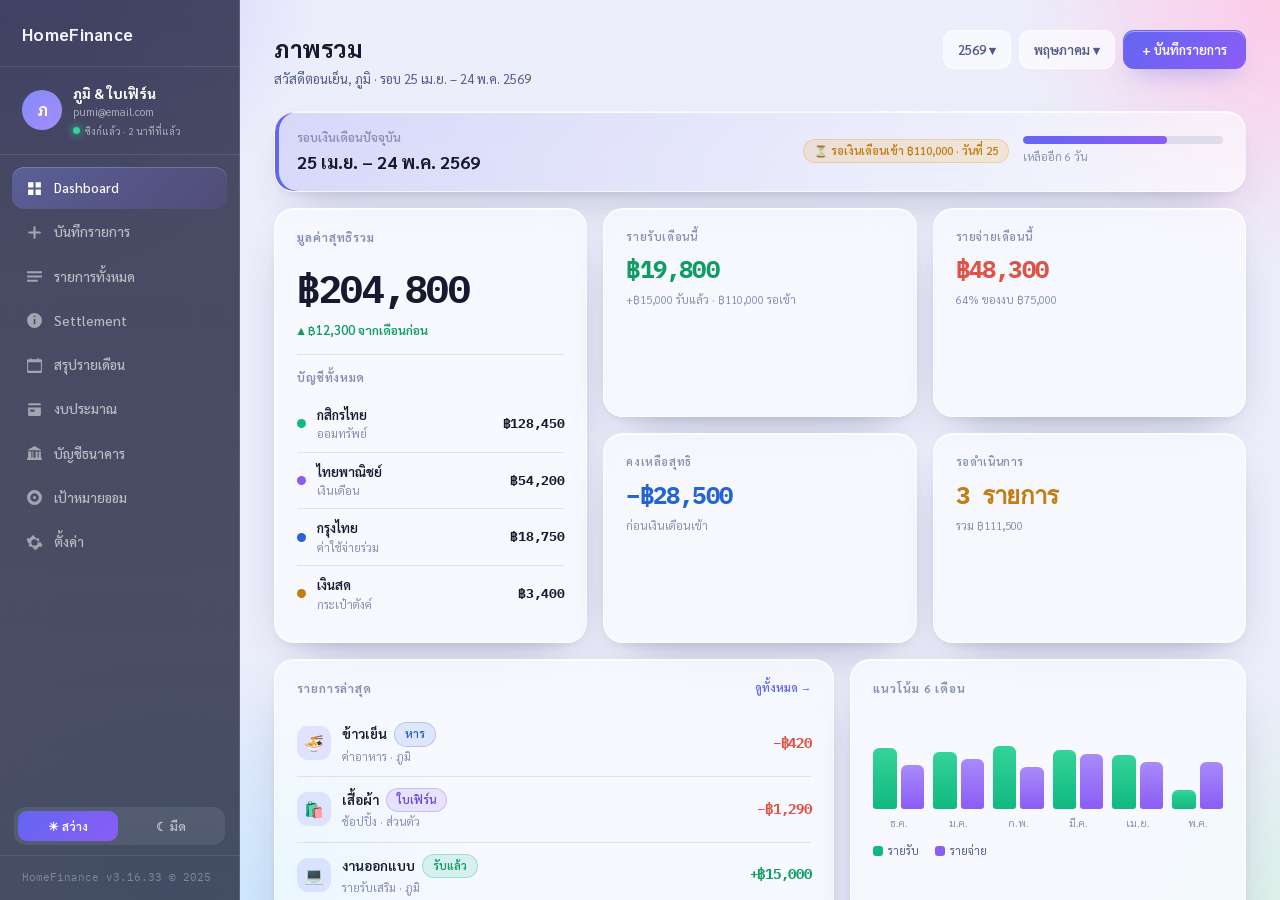
<file: redesign/index.html>
<!DOCTYPE html>
<html lang="th">
<head>
<meta charset="UTF-8">
<meta name="viewport" content="width=device-width, initial-scale=1.0">
<title>HomeFinance · Desktop (Bento · Liquid Glass)</title>
<link rel="preconnect" href="https://fonts.googleapis.com">
<link rel="preconnect" href="https://fonts.gstatic.com" crossorigin>
<link href="https://fonts.googleapis.com/css2?family=Sarabun:wght@300;400;500;600;700&family=IBM+Plex+Mono:wght@400;500;600&display=swap" rel="stylesheet">
<link rel="stylesheet" href="glass.css">
<style>
  html,body{margin:0;padding:0;height:100%;font-family:'Sarabun',sans-serif;background:#0a0d1f;}
  #app{height:100vh;}
  .hf-page{display:none;}
  .hf-page.active{display:flex;flex:1;min-width:0;}
</style>
</head>
<body>
<div id="app"></div>

<script>
/* ══════════ HomeFinance Desktop — vanilla (no build step) ══════════ */
const ICONS = {
  dash:'<path d="M2 2h5v5H2V2zm7 0h5v5H9V2zM2 9h5v5H2V9zm7 0h5v5H9V9z"/>',
  add:'<path d="M8 2a1 1 0 011 1v4h4a1 1 0 010 2H9v4a1 1 0 01-2 0V9H3a1 1 0 010-2h4V3a1 1 0 011-1z"/>',
  list:'<path d="M1 3h14v2H1V3zm0 4h14v2H1V7zm0 4h10v2H1v-2z"/>',
  settle:'<path d="M8 1a7 7 0 100 14A7 7 0 008 1zm.75 10.5h-1.5v-5h1.5v5zm0-6.5h-1.5V3.5h1.5V5z"/>',
  month:'<path d="M4 1v1H2a1 1 0 00-1 1v11a1 1 0 001 1h12a1 1 0 001-1V3a1 1 0 00-1-1h-2V1h-1v1H5V1H4zm10 4v8H2V5h12z"/>',
  budget:'<path d="M2 3a1 1 0 011-1h10a1 1 0 011 1v1H2V3zm0 3h12v7a1 1 0 01-1 1H3a1 1 0 01-1-1V6zm2 2v2h4V8H4z"/>',
  bank:'<path d="M8 1L1 5h14L8 1zM2 6v6H1v2h14v-2h-1V6h-2v6h-1V6H9v6H7V6H6v6H5V6H2z"/>',
  goal:'<path d="M8 1a7 7 0 100 14A7 7 0 008 1zm0 3a4 4 0 110 8 4 4 0 010-8zm0 2.5a1.5 1.5 0 100 3 1.5 1.5 0 000-3z"/>',
  gear:'<path d="M8 5a3 3 0 100 6 3 3 0 000-6zm6.4 3a6.4 6.4 0 01-.1 1.1l1.3 1-1.3 2.2-1.5-.5a5 5 0 01-1.9 1.1l-.2 1.6H7.3l-.2-1.6a5 5 0 01-1.9-1.1l-1.5.5-1.3-2.2 1.3-1A6.4 6.4 0 011.6 8c0-.4 0-.7.1-1.1l-1.3-1 1.3-2.2 1.5.5a5 5 0 011.9-1.1l.2-1.6h2.6l.2 1.6a5 5 0 011.9 1.1l1.5-.5 1.3 2.2-1.3 1c.1.4.1.7.1 1.1z"/>',
};
const NAV = [['dash','Dashboard'],['add','บันทึกรายการ'],['list','รายการทั้งหมด'],['settle','Settlement'],['month','สรุปรายเดือน'],['budget','งบประมาณ'],['bank','บัญชีธนาคาร'],['goal','เป้าหมายออม'],['gear','ตั้งค่า']];

const TX = [
  ['🍜','ข้าวเย็น','ค่าอาหาร · ภูมิ','split','หาร','−฿420','r'],
  ['🛍️','เสื้อผ้า','ช้อปปิ้ง · ส่วนตัว','personal','ใบเฟิร์น','−฿1,290','r'],
  ['💻','งานออกแบบ','รายรับเสริม · ภูมิ','received','รับแล้ว','+฿15,000','g'],
  ['💡','ค่าไฟฟ้า','ค่าน้ำค่าไฟ · ร่วม','split','หาร','−฿1,840','r'],
  ['🛒','ซูเปอร์มาร์เก็ต','ค่าอาหาร · ร่วม','split','หาร','−฿2,340','r'],
];
const ACCT = [['#10b981','กสิกรไทย','ออมทรัพย์','฿128,450'],['#8b5cf6','ไทยพาณิชย์','เงินเดือน','฿54,200'],['#2563d6','กรุงไทย','ค่าใช้จ่ายร่วม','฿18,750'],['#c47d11','เงินสด','กระเป๋าตังค์','฿3,400']];
const BUDGET = [['ค่าอาหาร',8400,12000],['ค่าเดินทาง',3200,4000],['ช้อปปิ้ง',5600,5000],['ค่าน้ำค่าไฟ',3800,4500]];
const GOALS = [['กองทุนฉุกเฉิน',180000,200000,'#10b981'],['ทริปญี่ปุ่น',78000,120000,'#8b5cf6'],['ดาวน์บ้าน',62500,500000,'#2563d6']];
const MONTHS = [['ธ.ค.',62,45],['ม.ค.',58,51],['ก.พ.',64,43],['มี.ค.',60,56],['เม.ย.',55,48],['พ.ค.',20,48]];
const fmt = n => n.toLocaleString();
const badge = (t,l) => `<span class="hf-badge hf-b-${t}">${l}</span>`;

/* ── page renderers (return HTML for the <main>) ── */
function head(title, sub, right){
  return `<div class="hf-head"><div><div class="hf-title">${title}</div>${sub?`<div class="hf-sub">${sub}</div>`:''}</div>${right?`<div class="hf-period-pills">${right}</div>`:''}</div>`;
}
function bars(h){
  return `<div class="hf-bars"${h?` style="height:${h}px"`:''}>`+MONTHS.map(m=>`<div class="hf-bar-col"><div style="display:flex;gap:4px;align-items:flex-end;width:100%;height:100%"><div class="hf-bar hf-bar-in" style="height:${m[1]}%"></div><div class="hf-bar hf-bar-out" style="height:${m[2]}%"></div></div><div class="hf-bar-lbl">${m[0]}</div></div>`).join('')+`</div>`;
}

function pageDash(){
  const cycle = `<div class="hf-cycle" style="grid-column:span 12"><div style="flex:1;min-width:200px"><div style="font-size:12px;color:var(--hf-ink3);font-weight:600">รอบเงินเดือนปัจจุบัน</div><div style="font-size:18px;font-weight:700;margin-top:2px">25 เม.ย. – 24 พ.ค. 2569</div></div><div style="display:flex;align-items:center;gap:14px"><span class="hf-badge hf-b-pending">⏳ รอเงินเดือนเข้า ฿110,000 · วันที่ 25</span><div style="width:200px"><div class="hf-prog"><div class="hf-prog-fill" style="width:72%"></div></div><div style="font-size:11px;color:var(--hf-ink3);margin-top:5px">เหลืออีก 6 วัน</div></div></div></div>`;
  const networth = `<div class="hf-card" style="grid-column:span 4;grid-row:span 2;display:flex;flex-direction:column"><div class="hf-card-title">มูลค่าสุทธิรวม</div><div class="hf-mono" style="font-size:38px;font-weight:700;letter-spacing:-1.5px">฿204,800</div><div style="font-size:12.5px;color:var(--hf-green);font-weight:600;margin-top:4px">▲ ฿12,300 จากเดือนก่อน</div><hr class="hf-divider"><div style="font-size:11.5px;color:var(--hf-ink3);font-weight:700;text-transform:uppercase;letter-spacing:.6px;margin-bottom:10px">บัญชีทั้งหมด</div><div style="flex:1">`+ACCT.map(a=>`<div class="hf-row" style="padding:9px 0"><div style="width:9px;height:9px;border-radius:50%;background:${a[0]};flex-shrink:0"></div><div class="hf-row-main"><div class="hf-row-name" style="font-size:13px">${a[1]}</div><div class="hf-row-meta">${a[2]}</div></div><div class="hf-row-amt hf-mono" style="font-size:13px">${a[3]}</div></div>`).join('')+`</div></div>`;
  const metrics = [['รายรับเดือนนี้','฿19,800','g','+฿15,000 รับแล้ว · ฿110,000 รอเข้า'],['รายจ่ายเดือนนี้','฿48,300','r','64% ของงบ ฿75,000'],['คงเหลือสุทธิ','−฿28,500','b','ก่อนเงินเดือนเข้า'],['รอดำเนินการ','3 รายการ','a','รวม ฿111,500']].map(m=>`<div class="hf-card" style="grid-column:span 4"><div class="hf-metric-label">${m[0]}</div><div class="hf-metric-val ${m[2]}">${m[1]}</div><div class="hf-metric-sub">${m[3]}</div></div>`).join('');
  const recent = `<div class="hf-card" style="grid-column:span 7"><div class="hf-card-title">รายการล่าสุด <span class="hf-link" data-nav="list">ดูทั้งหมด →</span></div>`+TX.map(t=>`<div class="hf-row"><div class="hf-row-ic">${t[0]}</div><div class="hf-row-main"><div class="hf-row-name">${t[1]} ${badge(t[3],t[4])}</div><div class="hf-row-meta">${t[2]}</div></div><div class="hf-row-amt ${t[6]}">${t[5]}</div></div>`).join('')+`</div>`;
  const trend = `<div class="hf-card" style="grid-column:span 5"><div class="hf-card-title">แนวโน้ม 6 เดือน</div>${bars()}<div style="display:flex;gap:16px;margin-top:12px;font-size:11px;color:var(--hf-ink2)"><span style="display:flex;align-items:center;gap:5px"><i style="width:10px;height:10px;border-radius:3px;background:#10b981"></i>รายรับ</span><span style="display:flex;align-items:center;gap:5px"><i style="width:10px;height:10px;border-radius:3px;background:#8b5cf6"></i>รายจ่าย</span></div></div>`;
  const budget = `<div class="hf-card" style="grid-column:span 5"><div class="hf-card-title">งบประมาณเดือนนี้ <span class="hf-link" data-nav="budget">จัดการ →</span></div>`+BUDGET.map(b=>{const p=Math.round(b[1]/b[2]*100),c=p>100?'over':p>85?'warn':'';return `<div style="margin-bottom:13px"><div style="display:flex;justify-content:space-between;font-size:12.5px;margin-bottom:5px"><span style="font-weight:600">${b[0]}</span><span class="hf-mono" style="color:${c==='over'?'var(--hf-red)':'var(--hf-ink2)'}">฿${fmt(b[1])} / ${fmt(b[2])}</span></div><div class="hf-prog"><div class="hf-prog-fill ${c}" style="width:${Math.min(p,100)}%"></div></div></div>`;}).join('')+`</div>`;
  const settle = `<div class="hf-card" style="grid-column:span 3;background:linear-gradient(135deg, rgba(245,158,11,.16), var(--hf-g-card))"><div class="hf-card-title">ยอดหารร่วม</div><div style="font-size:12.5px;color:var(--hf-ink2)">ภูมิ ต้องโอนให้ ใบเฟิร์น</div><div class="hf-mono a" style="font-size:28px;font-weight:700;letter-spacing:-1px;margin:6px 0 12px">฿2,180</div><button class="hf-btn hf-btn-primary" style="width:100%;justify-content:center" data-nav="settle">ชำระแล้ว</button></div>`;
  const savings = `<div class="hf-card" style="grid-column:span 4"><div class="hf-card-title">เป้าหมายออม · ฿320,500 <span class="hf-link" data-nav="goal">ดู →</span></div>`+GOALS.map(g=>{const p=Math.round(g[1]/g[2]*100);return `<div class="hf-row" style="padding:10px 0"><div class="hf-donut" style="width:42px;height:42px;flex-shrink:0;background:conic-gradient(${g[3]} ${p*3.6}deg, rgba(92,104,158,.16) 0);display:flex;align-items:center;justify-content:center"><div style="width:30px;height:30px;border-radius:50%;background:var(--hf-g-strong);display:flex;align-items:center;justify-content:center;font-weight:700;font-size:10px" class="hf-mono">${p}%</div></div><div class="hf-row-main"><div class="hf-row-name" style="font-size:13px">${g[0]}</div><div class="hf-row-meta hf-mono">฿${fmt(g[1])} / ${fmt(g[2])}</div></div></div>`;}).join('')+`</div>`;
  return `<main class="hf-main scroll">${head('ภาพรวม','สวัสดีตอนเย็น, ภูมิ · รอบ 25 เม.ย. – 24 พ.ค. 2569','<div class="hf-pill-select">2569 ▾</div><div class="hf-pill-select">พฤษภาคม ▾</div><button class="hf-btn hf-btn-primary" data-nav="add">+ บันทึกรายการ</button>')}<div style="display:grid;grid-template-columns:repeat(12,1fr);gap:16px;grid-auto-rows:minmax(0,auto)">${cycle}${networth}${metrics}${recent}${trend}${budget}${settle}${savings}</div></main>`;
}

function pageAdd(){
  const fav = ['🍜 ค่าอาหาร','💡 ค่าน้ำค่าไฟ','🛒 ซูเปอร์','⛽ น้ำมัน','☕ กาแฟ','🏠 ค่าเช่า'].map(c=>`<span style="padding:7px 13px;border-radius:20px;background:var(--hf-g-card);border:1px solid var(--hf-g-brd);font-size:12.5px;font-weight:600;cursor:pointer">${c}</span>`).join('');
  return `<main class="hf-main scroll">${head('บันทึกรายการ','เพิ่มรายรับ รายจ่าย หรือการโอนเงิน')}<div style="display:grid;grid-template-columns:repeat(12,1fr);gap:16px;align-items:start">
  <div class="hf-card" style="grid-column:span 8">
    <div class="hf-type-toggle" style="margin-bottom:18px" id="typeToggle">
      <button class="hf-type-btn" data-type="income">รายรับ</button>
      <button class="hf-type-btn on-expense" data-type="expense">รายจ่าย</button>
      <button class="hf-type-btn" data-type="transfer">โอน / ฝาก</button>
    </div>
    <div class="hf-field" style="margin-bottom:18px"><label>จำนวนเงิน (฿)</label><input class="hf-input hf-mono" value="1,840" style="font-size:34px;font-weight:700;text-align:right;padding:14px 18px"></div>
    <div class="hf-form-grid" style="margin-bottom:14px"><div class="hf-field"><label>วันที่</label><input class="hf-input" value="24 พ.ค. 2569"></div><div class="hf-field"><label>สถานะ</label><select class="hf-select"><option>จ่ายแล้ว</option><option>รอดำเนินการ</option></select></div></div>
    <div class="hf-form-grid" style="margin-bottom:14px"><div class="hf-field"><label>หมวด</label><select class="hf-select"><option>ค่าน้ำค่าไฟ</option><option>ค่าอาหาร</option><option>ช้อปปิ้ง</option></select></div><div class="hf-field"><label>รายการ</label><select class="hf-select"><option>ค่าไฟฟ้า</option><option>ค่าน้ำ</option></select></div></div>
    <div class="hf-form-grid" style="margin-bottom:14px"><div class="hf-field"><label>ร้านค้า / แหล่ง</label><select class="hf-select"><option>การไฟฟ้านครหลวง</option><option>⭐ 7-Eleven</option></select></div><div class="hf-field"><label>ผู้จ่าย</label><select class="hf-select"><option>ร่วมกัน</option><option>ภูมิ</option><option>ใบเฟิร์น</option></select></div></div>
    <div id="splitRow" style="display:flex;align-items:center;gap:12px;padding:13px 16px;border-radius:13px;background:var(--hf-g-card);border:1px solid var(--hf-g-brd);margin-bottom:14px"><div style="flex:1;font-size:13.5px;font-weight:600">หารกับคู่ <span style="color:var(--hf-ink3);font-weight:400">· แบ่งครึ่งอัตโนมัติ</span></div><div class="hf-switch on" id="splitSwitch"></div></div>
    <div class="hf-field" style="margin-bottom:18px"><label>โน้ต</label><textarea class="hf-textarea" rows="2" placeholder="รายละเอียดเพิ่มเติม…"></textarea></div>
    <div style="display:flex;gap:10px"><button class="hf-btn hf-btn-primary" style="flex:1;justify-content:center">บันทึกรายการ</button><button class="hf-btn">ล้างข้อมูล</button></div>
  </div>
  <div style="grid-column:span 4;display:flex;flex-direction:column;gap:16px">
    <div class="hf-card"><div class="hf-card-title">พรีวิว</div><div class="hf-mono r" style="font-size:30px;font-weight:700;letter-spacing:-1px">−฿1,840</div><div style="font-size:12.5px;color:var(--hf-ink2);margin-top:2px">ค่าไฟฟ้า · ค่าน้ำค่าไฟ</div><hr class="hf-divider"><div style="font-size:11.5px;color:var(--hf-ink3);font-weight:700;text-transform:uppercase;letter-spacing:.6px;margin-bottom:10px">แบ่งหาร</div><div class="hf-row" style="padding:8px 0"><span class="hf-pill-a">ภูมิ</span><div class="hf-row-main"></div><span class="hf-row-amt hf-mono">฿920</span></div><div class="hf-row" style="padding:8px 0"><span class="hf-pill-b">ใบเฟิร์น</span><div class="hf-row-main"></div><span class="hf-row-amt hf-mono">฿920</span></div></div>
    <div class="hf-card"><div class="hf-card-title">⭐ ใช้บ่อย</div><div style="display:flex;flex-wrap:wrap;gap:8px">${fav}</div></div>
  </div></div></main>`;
}

function pageTx(){
  const T = [
    ['24 พ.ค.','🍜 ข้าวเย็น','ค่าอาหาร','ร้านลาบ','split','หาร','−฿420','r'],
    ['24 พ.ค.','🛍️ เสื้อผ้า','ช้อปปิ้ง','Uniqlo','personal','ใบเฟิร์น','−฿1,290','r'],
    ['23 พ.ค.','💻 งานออกแบบ','รายรับเสริม','—','received','รับแล้ว','+฿15,000','g'],
    ['23 พ.ค.','💡 ค่าไฟฟ้า','ค่าน้ำค่าไฟ','กฟน.','split','หาร','−฿1,840','r'],
    ['22 พ.ค.','🛒 ซูเปอร์มาร์เก็ต','ค่าอาหาร','Lotus’s','split','หาร','−฿2,340','r'],
    ['22 พ.ค.','⛽ น้ำมันรถ','ค่าเดินทาง','ปตท.','split','หาร','−฿1,100','r'],
    ['21 พ.ค.','🏠 ค่าเช่าบ้าน','ที่พัก','—','split','หาร','−฿15,000','r'],
    ['20 พ.ค.','📱 ค่าโทรศัพท์','ค่าน้ำค่าไฟ','AIS','personal','ภูมิ','−฿599','r'],
    ['20 พ.ค.','☕ กาแฟ','ค่าอาหาร','Starbucks','personal','ใบเฟิร์น','−฿180','r'],
  ];
  const chips = ['ประเภท','หมวด','รายการ','ร้านค้า','สถานะ','คน'].map(k=>`<div class="hf-chip" data-chip="${k}">${k} ▾</div>`).join('');
  const groups=[]; T.forEach(r=>{let g=groups.find(x=>x.d===r[0]); if(!g){g={d:r[0],items:[]};groups.push(g);} g.items.push(r);});
  const dayNet=items=>items.reduce((n,r)=>n+(r[7]==='g'?1:-1)*(parseInt(r[6].replace(/[^0-9]/g,''),10)||0),0);
  const fmtNet=n=>(n<0?'−':'+')+'฿'+Math.abs(n).toLocaleString();
  const cards = groups.map(g=>`<div class="hf-card" style="padding:12px 20px 6px;margin-bottom:14px"><div style="display:flex;justify-content:space-between;align-items:center;padding-bottom:8px;border-bottom:1px solid var(--hf-line)"><div style="font-size:13px;font-weight:700;color:var(--hf-accent);white-space:nowrap">${g.d} 2569 <span style="color:var(--hf-ink3);font-weight:500">· ${g.items.length} รายการ</span></div><div class="hf-mono ${dayNet(g.items)<0?'r':'g'}" style="font-size:14px;font-weight:700;white-space:nowrap">${fmtNet(dayNet(g.items))}</div></div><table class="hf-table"><tbody>`+g.items.map(r=>`<tr><td style="font-weight:600">${r[1]}</td><td style="color:var(--hf-ink2)">${r[2]}</td><td style="color:var(--hf-ink2)">${r[3]}</td><td>${badge(r[4],r[5])}</td><td class="hf-mono ${r[7]}" style="text-align:right;font-weight:700;white-space:nowrap">${r[6]}</td></tr>`).join('')+`</tbody></table></div>`).join('');
  const summary = `<div class="hf-card" style="display:flex;gap:32px;padding:16px 22px;margin-bottom:16px"><div><div class="hf-metric-label">รับ</div><div class="hf-mono g" style="font-size:18px;font-weight:700;margin-top:3px">+฿15,000</div></div><div><div class="hf-metric-label">จ่าย</div><div class="hf-mono r" style="font-size:18px;font-weight:700;margin-top:3px">−฿22,769</div></div><div><div class="hf-metric-label">รอดำเนินการ</div><div class="hf-mono a" style="font-size:18px;font-weight:700;margin-top:3px">฿110,000</div></div><div style="margin-left:auto;text-align:right"><div class="hf-metric-label">สุทธิ</div><div class="hf-mono b" style="font-size:18px;font-weight:700;margin-top:3px">−฿7,769</div></div></div>`;
  return `<main class="hf-main scroll">${head('รายการทั้งหมด','พฤษภาคม 2569 · 42 รายการ','<div class="hf-pill-select">พฤษภาคม ▾</div><button class="hf-btn">ส่งออก CSV</button>')}
  <div class="hf-filter-row" style="margin-bottom:16px">${chips}<div class="hf-chip" style="margin-left:auto" id="resetFilters">↺ ล้างตัวกรอง</div></div>
  ${summary}
  ${cards}</main>`;
}

function pageSettle(){
  const D = [['24 พ.ค.','🍜 ข้าวเย็น','฿420','฿210','฿210'],['23 พ.ค.','💡 ค่าไฟฟ้า','฿1,840','฿920','฿920'],['22 พ.ค.','🛒 ซูเปอร์มาร์เก็ต','฿2,340','฿1,170','฿1,170'],['22 พ.ค.','⛽ น้ำมันรถ','฿1,100','฿550','฿550'],['21 พ.ค.','🏠 ค่าเช่าบ้าน','฿15,000','฿7,500','฿7,500']];
  const rows = D.map(r=>`<tr><td class="hf-mono" style="color:var(--hf-ink3);font-size:12px">${r[0]}</td><td style="font-weight:600">${r[1]}</td><td class="hf-mono" style="text-align:right;font-weight:700">${r[2]}</td><td class="hf-mono b" style="text-align:right">${r[3]}</td><td class="hf-mono a" style="text-align:right">${r[4]}</td></tr>`).join('');
  return `<main class="hf-main scroll">${head('Settlement','สรุปยอดหารร่วม · พฤษภาคม 2569','<div class="hf-chip">☐ แสดงรายการส่วนตัว</div><button class="hf-btn">พิมพ์ PDF</button>')}
  <div style="display:grid;grid-template-columns:repeat(12,1fr);gap:16px;align-items:start">
  <div class="hf-card" style="grid-column:span 12;background:linear-gradient(120deg, rgba(245,158,11,.18), var(--hf-g-card));display:flex;align-items:center;gap:28px"><div style="flex:1"><div style="font-size:13px;color:var(--hf-ink3);font-weight:600">ยอดที่ต้องชำระ</div><div style="font-size:17px;font-weight:700;margin-top:4px"><span class="hf-pill-a">ภูมิ</span> ต้องโอนให้ <span class="hf-pill-b">ใบเฟิร์น</span></div><div class="hf-mono a" style="font-size:46px;font-weight:700;letter-spacing:-2px;margin-top:6px">฿2,180</div></div><button class="hf-btn hf-btn-primary" style="padding:14px 26px;font-size:14px">✓ ทำเครื่องหมายชำระแล้ว</button></div>
  <div class="hf-card" style="grid-column:span 6"><div class="hf-card-title"><span class="hf-pill-a">ภูมิ</span> จ่ายไปทั้งหมด</div><div class="hf-mono" style="font-size:26px;font-weight:700">฿12,540</div><div style="font-size:12.5px;color:var(--hf-ink2);margin-top:4px">ส่วนแบ่งที่ต้องจ่ายจริง ฿10,360</div></div>
  <div class="hf-card" style="grid-column:span 6"><div class="hf-card-title"><span class="hf-pill-b">ใบเฟิร์น</span> จ่ายไปทั้งหมด</div><div class="hf-mono" style="font-size:26px;font-weight:700">฿8,180</div><div style="font-size:12.5px;color:var(--hf-ink2);margin-top:4px">ส่วนแบ่งที่ต้องจ่ายจริง ฿10,360</div></div>
  <div class="hf-card" style="grid-column:span 12;padding:8px 18px 18px"><table class="hf-table"><thead><tr><th>วันที่</th><th>รายการ</th><th style="text-align:right">ยอดรวม</th><th style="text-align:right">ภูมิ</th><th style="text-align:right">ใบเฟิร์น</th></tr></thead><tbody>${rows}</tbody></table></div></div></main>`;
}

function pageMonthly(){
  const C = [['🏠 ที่พัก',15000,'#8b5cf6'],['🍜 ค่าอาหาร',8400,'#10b981'],['💡 ค่าน้ำค่าไฟ',4239,'#f59e0b'],['🛍️ ช้อปปิ้ง',5600,'#2563d6'],['⛽ ค่าเดินทาง',4300,'#e05246'],['☕ อื่น ๆ',1980,'#838ab0']];
  const max = Math.max(...C.map(c=>c[1]));
  const catRows = C.map(c=>`<div style="margin-bottom:13px"><div style="display:flex;justify-content:space-between;font-size:13px;margin-bottom:5px"><span style="font-weight:600">${c[0]}</span><span class="hf-mono" style="color:var(--hf-ink2)">฿${fmt(c[1])}</span></div><div class="hf-prog"><div class="hf-prog-fill" style="width:${c[1]/max*100}%;background:${c[2]}"></div></div></div>`).join('');
  const metrics = [['รายรับรวม','฿19,800','g','+฿110,000 รอเข้า'],['รายจ่ายรวม','฿48,300','r','6 หมวดหมู่'],['คงเหลือสุทธิ','−฿28,500','b','ก่อนเงินเดือนเข้า']].map(m=>`<div class="hf-card" style="grid-column:span 4"><div class="hf-metric-label">${m[0]}</div><div class="hf-metric-val ${m[2]}">${m[1]}</div><div class="hf-metric-sub">${m[3]}</div></div>`).join('');
  return `<main class="hf-main scroll">${head('สรุปรายเดือน','ภาพรวมรายรับ-รายจ่าย','<div class="hf-pill-select">พฤษภาคม 2569 ▾</div>')}
  <div style="display:grid;grid-template-columns:repeat(12,1fr);gap:16px;align-items:start">${metrics}
  <div class="hf-card" style="grid-column:span 7"><div class="hf-card-title">รายจ่ายตามหมวด</div>${catRows}</div>
  <div class="hf-card" style="grid-column:span 5"><div class="hf-card-title">แบ่งตามคน</div><div style="display:flex;align-items:center;gap:24px;flex-wrap:wrap"><div class="hf-donut" style="width:130px;height:130px;flex-shrink:0;background:conic-gradient(#2563d6 0deg 198deg, #c47d11 198deg 360deg);display:flex;align-items:center;justify-content:center"><div style="width:84px;height:84px;border-radius:50%;background:var(--hf-g-strong);display:flex;flex-direction:column;align-items:center;justify-content:center"><div style="font-size:10px;color:var(--hf-ink3)">รวม</div><div class="hf-mono" style="font-size:15px;font-weight:700">฿48.3k</div></div></div><div style="flex:1 1 150px;min-width:0"><div class="hf-row" style="padding:8px 0"><span style="width:11px;height:11px;border-radius:3px;background:#2563d6;display:inline-block;flex-shrink:0"></span><div class="hf-row-main"><span style="font-weight:600;font-size:13px">ภูมิ</span></div><span class="hf-mono hf-row-amt">฿26,600</span></div><div class="hf-row" style="padding:8px 0"><span style="width:11px;height:11px;border-radius:3px;background:#c47d11;display:inline-block;flex-shrink:0"></span><div class="hf-row-main"><span style="font-weight:600;font-size:13px">ใบเฟิร์น</span></div><span class="hf-mono hf-row-amt">฿21,700</span></div></div></div></div>
  <div class="hf-card" style="grid-column:span 12"><div class="hf-card-title">แนวโน้ม 6 เดือน</div>${bars(150)}</div></div></main>`;
}

function pageBudget(){
  const I = [['🏠 ที่พัก',15000,15000],['🍜 ค่าอาหาร',8400,12000],['💡 ค่าน้ำค่าไฟ',4239,4500],['🛍️ ช้อปปิ้ง',5600,5000],['⛽ ค่าเดินทาง',4300,4000],['☕ ทานเล่น / กาแฟ',1980,2500],['✈️ ท่องเที่ยว',0,6000],['💊 สุขภาพ',1200,3000]];
  const tb = I.reduce((s,i)=>s+i[2],0), ts = I.reduce((s,i)=>s+i[1],0);
  const cards = I.map(it=>{const p=it[2]?Math.round(it[1]/it[2]*100):0,c=p>100?'over':p>85?'warn':'';return `<div class="hf-card" style="grid-column:span 6"><div style="display:flex;justify-content:space-between;align-items:center;margin-bottom:10px"><span style="font-weight:700;font-size:14.5px">${it[0]}</span><span class="hf-badge ${c==='over'||c==='warn'?'hf-b-pending':'hf-b-received'}">${p}%</span></div><div class="hf-prog" style="height:9px"><div class="hf-prog-fill ${c}" style="width:${Math.min(p,100)}%"></div></div><div style="display:flex;justify-content:space-between;margin-top:9px;font-size:12.5px"><span class="hf-mono" style="color:var(--hf-ink2)">ใช้ ฿${fmt(it[1])}</span><span class="hf-mono" style="color:var(--hf-ink3)">งบ ฿${fmt(it[2])}</span></div></div>`;}).join('');
  return `<main class="hf-main scroll">${head('งบประมาณ','พฤษภาคม 2569','<button class="hf-btn hf-btn-primary">+ เพิ่มงบหมวดใหม่</button>')}
  <div class="hf-card" style="display:flex;gap:40px;margin-bottom:16px;padding:20px 26px"><div><div class="hf-metric-label">งบทั้งหมด</div><div class="hf-mono" style="font-size:24px;font-weight:700;margin-top:4px">฿${fmt(tb)}</div></div><div><div class="hf-metric-label">ใช้ไปแล้ว</div><div class="hf-mono r" style="font-size:24px;font-weight:700;margin-top:4px">฿${fmt(ts)}</div></div><div><div class="hf-metric-label">คงเหลือ</div><div class="hf-mono g" style="font-size:24px;font-weight:700;margin-top:4px">฿${fmt(tb-ts)}</div></div><div style="flex:1;align-self:center"><div class="hf-prog" style="height:12px"><div class="hf-prog-fill" style="width:${ts/tb*100}%"></div></div><div style="font-size:12px;color:var(--hf-ink3);margin-top:6px">ใช้ไป ${Math.round(ts/tb*100)}% ของงบเดือนนี้</div></div></div>
  <div style="display:grid;grid-template-columns:repeat(12,1fr);gap:16px">${cards}</div></main>`;
}

function pageAccounts(){
  const A = [['#10b981','กสิกรไทย','ออมทรัพย์ · xxx-4521','฿128,450',[40,52,48,60,55,72]],['#8b5cf6','ไทยพาณิชย์','เงินเดือน · xxx-8830','฿54,200',[30,35,32,48,40,54]],['#2563d6','กรุงไทย','ค่าใช้จ่ายร่วม · xxx-1192','฿18,750',[60,40,55,38,44,30]],['#c47d11','เงินสด','กระเป๋าตังค์','฿3,400',[20,30,18,25,15,12]]];
  const cards = A.map(a=>`<div class="hf-card" style="grid-column:span 6"><div style="display:flex;align-items:center;gap:12px;margin-bottom:14px"><div style="width:38px;height:38px;border-radius:11px;background:${a[0]};display:flex;align-items:center;justify-content:center;color:#fff;font-weight:700;font-size:15px;flex-shrink:0">${a[1][0]}</div><div style="flex:1"><div style="font-weight:700;font-size:15px">${a[1]}</div><div style="font-size:11.5px;color:var(--hf-ink3)">${a[2]}</div></div><div class="hf-mono" style="font-size:20px;font-weight:700">${a[3]}</div></div><div style="display:flex;align-items:flex-end;gap:6px;height:46px">${a[4].map(h=>`<div style="flex:1;height:${h}%;border-radius:4px 4px 2px 2px;background:linear-gradient(180deg,${a[0]}aa,${a[0]}44)"></div>`).join('')}</div><div style="font-size:11.5px;color:var(--hf-ink3);margin-top:10px">เคลื่อนไหวล่าสุด 2 ชม.ที่แล้ว</div></div>`).join('');
  return `<main class="hf-main scroll">${head('บัญชีธนาคาร','ยอดคงเหลือทุกบัญชี','<button class="hf-btn hf-btn-primary">+ เพิ่มบัญชี</button>')}
  <div class="hf-card" style="margin-bottom:16px;padding:24px 28px;background:linear-gradient(120deg, rgba(99,102,241,.16), var(--hf-g-card))"><div class="hf-metric-label">มูลค่าสุทธิรวม</div><div class="hf-mono" style="font-size:42px;font-weight:700;letter-spacing:-1.5px;margin-top:4px">฿204,800</div><div style="font-size:13px;color:var(--hf-green);font-weight:600;margin-top:4px">▲ ฿12,300 (+6.4%) จากเดือนก่อน</div></div>
  <div style="display:grid;grid-template-columns:repeat(12,1fr);gap:16px">${cards}</div></main>`;
}

function pageSavings(){
  const G = [['กองทุนฉุกเฉิน',180000,200000,'#10b981','🛟',5000,'4 เดือน'],['ทริปญี่ปุ่น',78000,120000,'#8b5cf6','✈️',7000,'6 เดือน'],['ดาวน์บ้าน',62500,500000,'#2563d6','🏡',10000,'44 เดือน']];
  const cards = G.map(g=>{const p=Math.round(g[1]/g[2]*100);return `<div class="hf-card" style="grid-column:span 4;display:flex;flex-direction:column;align-items:center;text-align:center;padding:28px 24px"><div class="hf-donut" style="width:150px;height:150px;background:conic-gradient(${g[3]} ${p*3.6}deg, rgba(92,104,158,.16) 0);display:flex;align-items:center;justify-content:center;margin-bottom:18px"><div style="width:112px;height:112px;border-radius:50%;background:var(--hf-g-strong);display:flex;flex-direction:column;align-items:center;justify-content:center"><div style="font-size:26px">${g[4]}</div><div class="hf-mono" style="font-size:22px;font-weight:700;margin-top:2px">${p}%</div></div></div><div style="font-size:16px;font-weight:700">${g[0]}</div><div class="hf-mono" style="font-size:13px;color:var(--hf-ink2);margin-top:5px">฿${fmt(g[1])} / ${fmt(g[2])}</div><hr class="hf-divider" style="width:100%"><div style="display:flex;justify-content:space-between;width:100%;font-size:12px"><span style="color:var(--hf-ink3)">ออมเดือนละ</span><span class="hf-mono" style="font-weight:600">฿${fmt(g[5])}</span></div><div style="display:flex;justify-content:space-between;width:100%;font-size:12px;margin-top:6px"><span style="color:var(--hf-ink3)">คาดถึงเป้าใน</span><span style="font-weight:600">${g[6]}</span></div><button class="hf-btn" style="margin-top:16px;width:100%;justify-content:center">+ เพิ่มเงินออม</button></div>`;}).join('');
  return `<main class="hf-main scroll">${head('เป้าหมายออม','ออมรวมทั้งหมด ฿320,500','<button class="hf-btn hf-btn-primary">+ ตั้งเป้าหมายใหม่</button>')}<div style="display:grid;grid-template-columns:repeat(12,1fr);gap:16px">${cards}</div></main>`;
}

function pageSettings(){
  const sect = (ic,t,body)=>`<div class="hf-card" style="grid-column:span 6"><div class="hf-card-title" style="display:flex;align-items:center;gap:10px"><span class="hf-stg-ic" style="width:30px;height:30px;font-size:14px">${ic}</span>${t}</div>${body}</div>`;
  const cats = ['ค่าอาหาร','ที่พัก','ค่าน้ำค่าไฟ','ช้อปปิ้ง','ค่าเดินทาง','สุขภาพ','ท่องเที่ยว'].map(c=>`<span style="padding:6px 12px;border-radius:20px;background:var(--hf-g-card);border:1px solid var(--hf-g-brd);font-size:12px;font-weight:600">${c} ✕</span>`).join('');
  return `<main class="hf-main scroll">${head('ตั้งค่า','จัดการบัญชี หมวดหมู่ และการซิงก์')}<div style="display:grid;grid-template-columns:repeat(12,1fr);gap:16px;align-items:start">
  ${sect('👥','สมาชิก',`<div class="hf-stg-row"><span class="hf-pill-a">ภูมิ</span><div class="hf-row-main"><span style="font-size:13.5px;font-weight:600">ภูมิ</span></div><span style="font-size:12px;color:var(--hf-ink3)">เจ้าของ</span></div><div class="hf-stg-row"><span class="hf-pill-b">ใบเฟิร์น</span><div class="hf-row-main"><span style="font-size:13.5px;font-weight:600">ใบเฟิร์น</span></div><span style="font-size:12px;color:var(--hf-ink3)">สมาชิก</span></div><button class="hf-btn" style="margin-top:12px">+ เพิ่มสมาชิก</button>`)}
  ${sect('🏷️','หมวดหมู่',`<div style="font-size:11px;color:var(--hf-ink3);font-weight:700;margin-bottom:8px;text-transform:uppercase;letter-spacing:.5px">รายจ่าย</div><div style="display:flex;flex-wrap:wrap;gap:7px">${cats}<span style="padding:6px 12px;border-radius:20px;border:1px dashed var(--hf-line2);font-size:12px;color:var(--hf-accent);font-weight:600">+ เพิ่ม</span></div>`)}
  ${sect('🔄','การซิงก์ (Supabase)',`<div class="hf-stg-row"><div class="hf-sync-dot" style="background:#34d399;box-shadow:0 0 8px #34d399"></div><div class="hf-row-main"><span style="font-size:13.5px;font-weight:600">เชื่อมต่อแล้ว</span><div style="font-size:11.5px;color:var(--hf-ink3)">ซิงก์อัตโนมัติทุก 10 นาที</div></div></div><div class="hf-stg-row"><div class="hf-row-main"><span style="font-size:13px;color:var(--hf-ink2)">ซิงก์ล่าสุด</span></div><span class="hf-mono" style="font-size:12px">2 นาทีที่แล้ว</span></div><button class="hf-btn" style="margin-top:12px">↻ ซิงก์ตอนนี้</button>`)}
  ${sect('🎨','การแสดงผล',`<div class="hf-stg-row"><div class="hf-row-main"><span style="font-size:13.5px;font-weight:600">วันเริ่มรอบเงินเดือน</span></div><span class="hf-mono" style="font-weight:600">วันที่ 25</span></div><div class="hf-stg-row"><div class="hf-row-main"><span style="font-size:13.5px;font-weight:600">สกุลเงิน</span></div><span style="font-weight:600">฿ THB</span></div><div class="hf-stg-row"><div class="hf-row-main"><span style="font-size:13.5px;font-weight:600">เวอร์ชัน</span></div><span class="hf-mono" style="font-size:12px;color:var(--hf-ink3)">v3.16.33</span></div>`)}
  </div></main>`;
}

const PAGES = { dash:pageDash, add:pageAdd, list:pageTx, settle:pageSettle, month:pageMonthly, budget:pageBudget, bank:pageAccounts, goal:pageSavings, gear:pageSettings };

/* ── shell ── */
function sidebar(active){
  const items = NAV.map(([ic,l])=>`<div class="hf-nav-item${ic===active?' active':''}" data-nav="${ic}"><svg class="hf-ic" viewBox="0 0 16 16" fill="currentColor">${ICONS[ic]}</svg>${l}</div>`).join('');
  const dark = document.documentElement.dataset.hfTheme === 'dark';
  return `<nav class="hf-side">
    <div class="hf-brand"><div class="hf-brand-title">HomeFinance</div></div>
    <div class="hf-user"><div class="hf-avatar">ภ</div><div style="flex:1;min-width:0"><div class="hf-user-name">ภูมิ &amp; ใบเฟิร์น</div><div class="hf-user-mail">pumi@email.com</div><div class="hf-sync"><div class="hf-sync-dot"></div><span>ซิงก์แล้ว · 2 นาทีที่แล้ว</span></div></div></div>
    <div class="hf-nav">${items}</div>
    <div class="hf-theme-toggle"><button data-theme="light" class="${dark?'':'on'}">☀︎ สว่าง</button><button data-theme="dark" class="${dark?'on':''}">☾ มืด</button></div>
    <div class="hf-side-foot" style="margin-top:10px">HomeFinance v3.16.33 © 2025</div>
  </nav>`;
}

let current = localStorage.getItem('hf_page') || 'dash';
function render(){
  const dark = localStorage.getItem('hf_theme') === 'dark';
  document.documentElement.dataset.hfTheme = dark ? 'dark' : 'light';
  document.getElementById('app').innerHTML =
    `<div class="hf-frame${dark?' hf-dark':''}">${sidebar(current)}<div class="hf-page active">${PAGES[current]()}</div></div>`;
}
function go(p){ current = p; localStorage.setItem('hf_page',p); render(); }

document.addEventListener('click', e=>{
  const nav = e.target.closest('[data-nav]'); if(nav){ go(nav.dataset.nav); return; }
  const th = e.target.closest('[data-theme]'); if(th){ localStorage.setItem('hf_theme', th.dataset.theme); render(); return; }
  const tb = e.target.closest('[data-type]'); if(tb){ document.querySelectorAll('#typeToggle .hf-type-btn').forEach(b=>b.className='hf-type-btn'); tb.className='hf-type-btn on-'+tb.dataset.type; const sr=document.getElementById('splitRow'); if(sr) sr.style.display=tb.dataset.type==='expense'?'flex':'none'; return; }
  if(e.target.id==='splitSwitch'){ e.target.classList.toggle('on'); return; }
  const chip = e.target.closest('[data-chip]'); if(chip){ chip.classList.toggle('on'); return; }
  if(e.target.id==='resetFilters'){ document.querySelectorAll('[data-chip]').forEach(c=>c.classList.remove('on')); return; }
});
render();
</script>
</body>
</html>
</file>
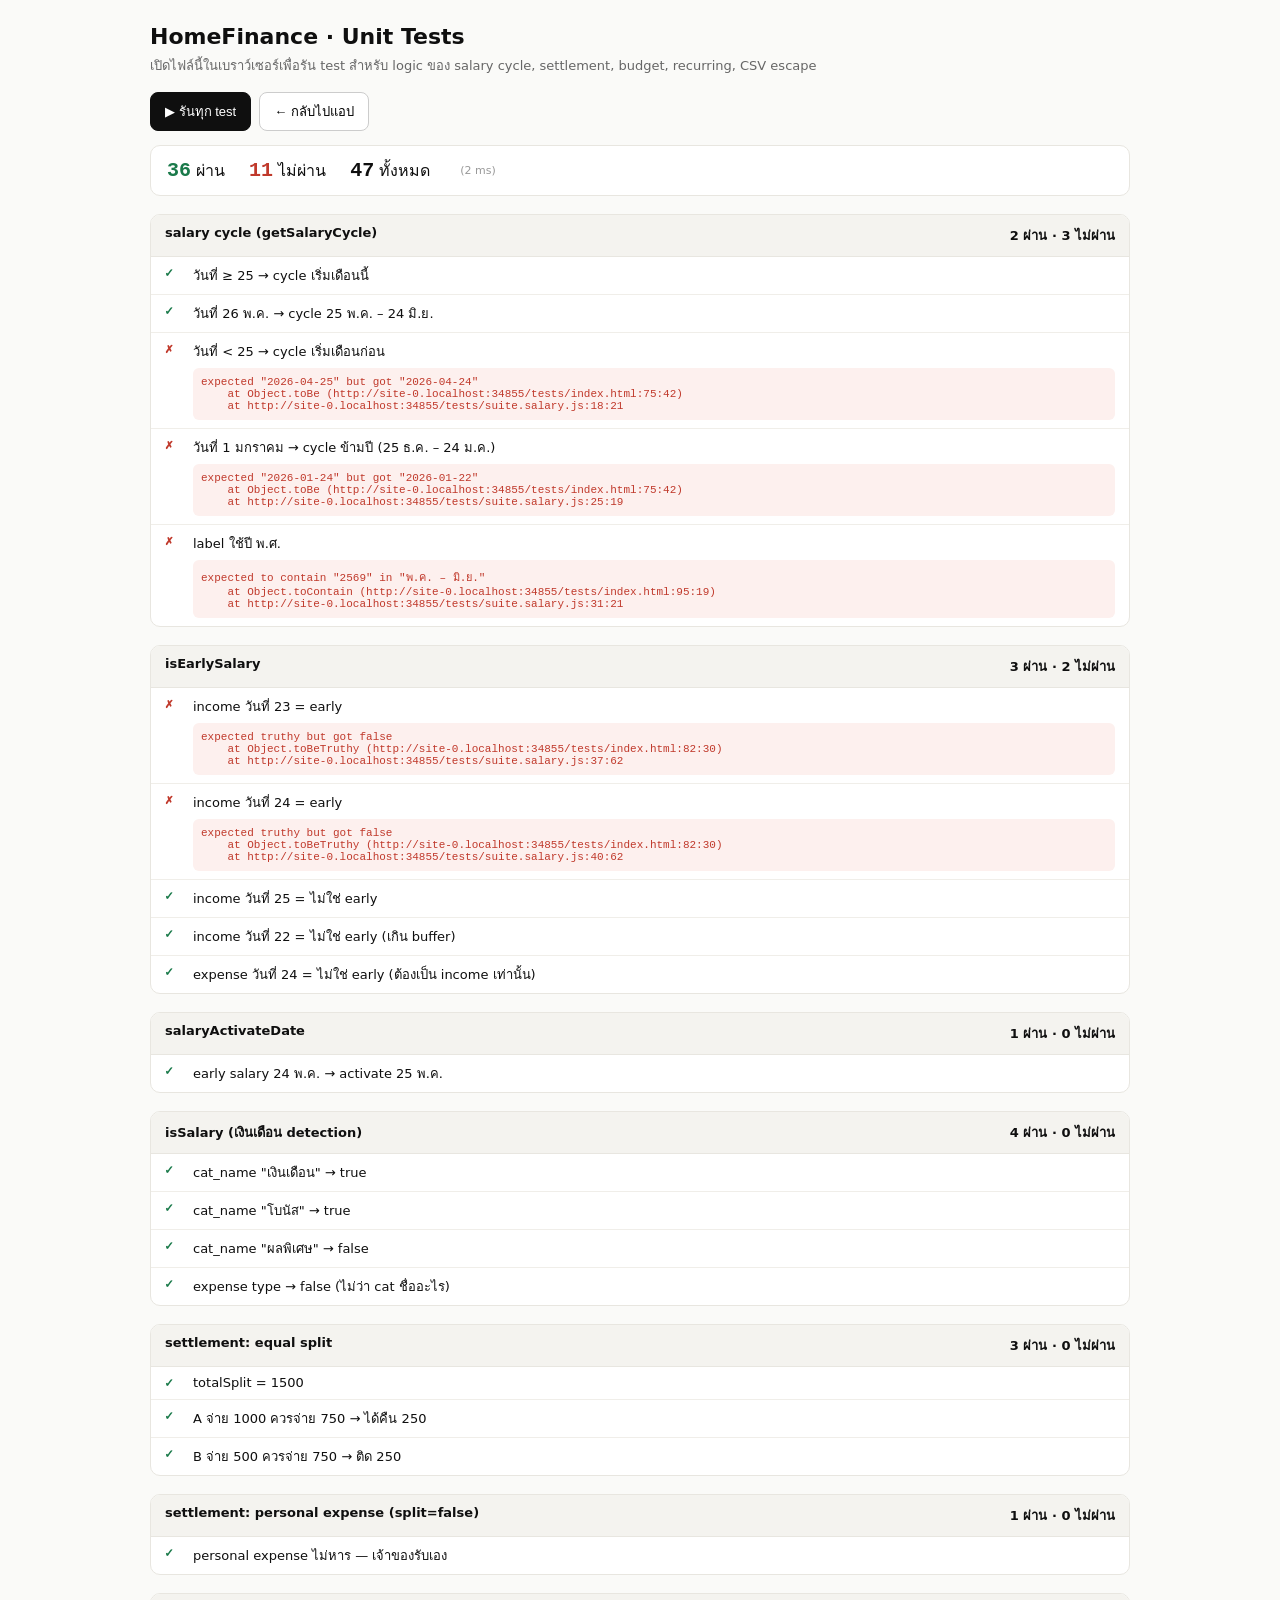
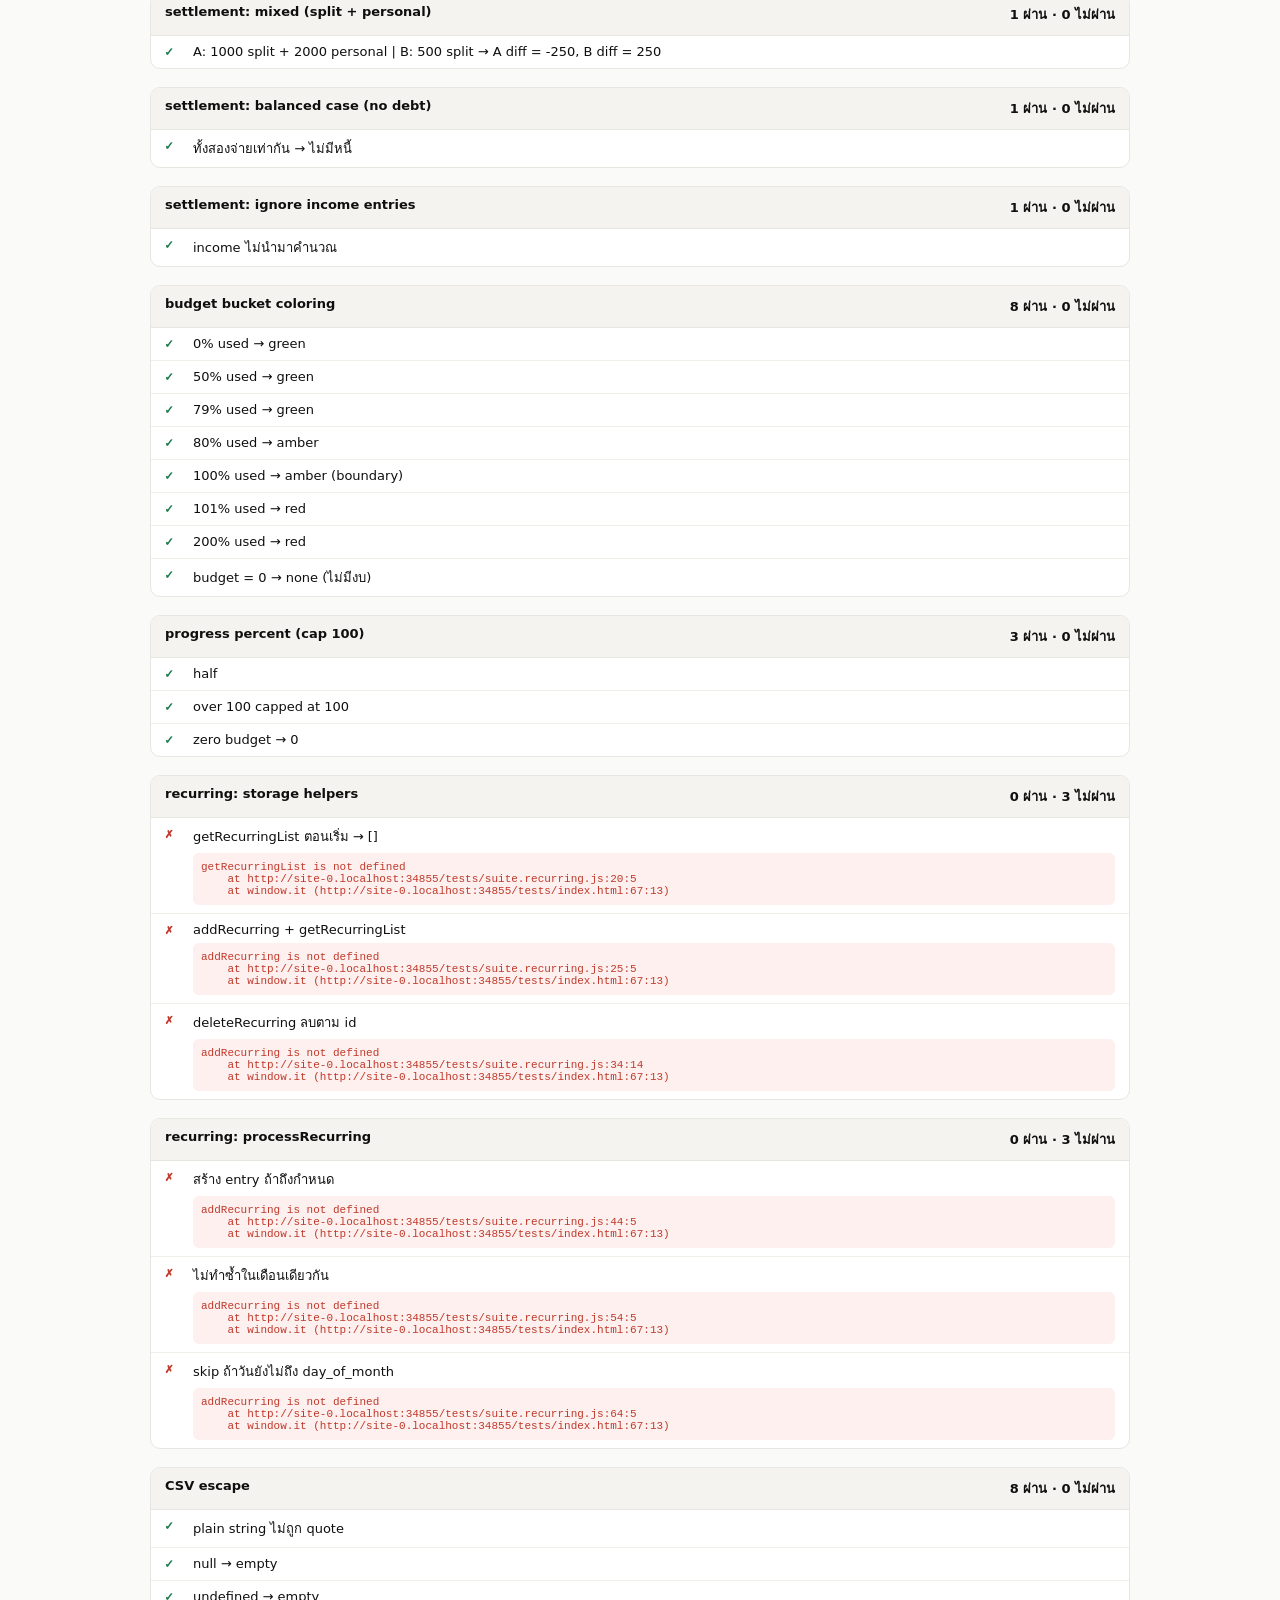
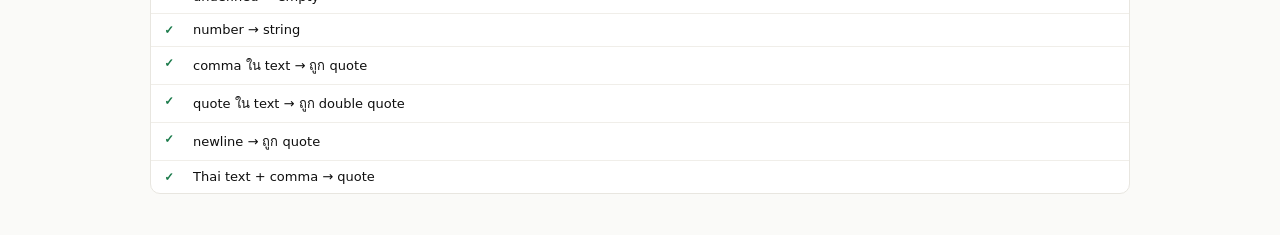
<file: tests/index.html>
<!DOCTYPE html>
<html lang="th">
<head>
<meta charset="UTF-8">
<meta name="viewport" content="width=device-width, initial-scale=1">
<title>HomeFinance · Unit Tests</title>
<style>
  body{font-family:system-ui,sans-serif;background:#fafaf8;color:#0f0f0f;padding:24px;max-width:980px;margin:0 auto}
  h1{font-size:22px;margin:0 0 6px}
  .sub{color:#666;font-size:13px;margin-bottom:16px}
  .summary{padding:12px 16px;border-radius:10px;background:#fff;border:1px solid #e8e6e0;margin-bottom:16px;display:flex;gap:24px;align-items:center;flex-wrap:wrap}
  .summary .num{font-family:'IBM Plex Mono',monospace;font-size:20px;font-weight:700}
  .pass{color:#1a7a4a}.fail{color:#c0392b}
  .suite{margin-top:18px;background:#fff;border:1px solid #e8e6e0;border-radius:10px;overflow:hidden}
  .suite-head{padding:10px 14px;background:#f4f3ef;font-size:13px;font-weight:600;border-bottom:1px solid #e8e6e0;display:flex;justify-content:space-between}
  .case{padding:8px 14px;border-bottom:1px solid #f0eee9;font-size:13px;display:flex;gap:10px;align-items:flex-start}
  .case:last-child{border-bottom:none}
  .case .ico{font-family:monospace;font-weight:700;width:18px;flex-shrink:0}
  .case.ok .ico{color:#1a7a4a}
  .case.no .ico{color:#c0392b}
  .case .body{flex:1}
  .case pre{margin:6px 0 0;background:#fdf0ee;padding:8px;border-radius:6px;font-size:11px;color:#c0392b;white-space:pre-wrap;word-break:break-word}
  button{padding:8px 14px;border-radius:8px;border:1px solid #ccc;background:#fff;cursor:pointer;font-size:13px}
  button.primary{background:#0f0f0f;color:#fff;border-color:#0f0f0f}
  .controls{display:flex;gap:8px;margin-bottom:14px;flex-wrap:wrap}
  .duration{color:#999;font-size:11px;margin-left:6px}
</style>
</head>
<body>
  <h1>HomeFinance · Unit Tests</h1>
  <div class="sub">เปิดไฟล์นี้ในเบราว์เซอร์เพื่อรัน test สำหรับ logic ของ salary cycle, settlement, budget, recurring, CSV escape</div>
  <div class="controls">
    <button class="primary" onclick="runAll()">▶ รันทุก test</button>
    <a href="../index.html"><button>← กลับไปแอป</button></a>
  </div>
  <div class="summary" id="summary">
    <div><span class="num pass" id="passCount">0</span> ผ่าน</div>
    <div><span class="num fail" id="failCount">0</span> ไม่ผ่าน</div>
    <div><span class="num" id="totalCount">0</span> ทั้งหมด</div>
    <div class="duration" id="duration"></div>
  </div>
  <div id="results"></div>

  <!-- โหลดเฉพาะ module ที่จำเป็นสำหรับ test (logic-only, ไม่ touch DOM ของแอปจริง) -->
  <script src="../assets/js/config.js"></script>
  <script src="../assets/js/salary.js"></script>
  <script src="../assets/js/features.js"></script>

  <!-- ─── TEST FRAMEWORK (มินิมอล, ไม่ต้องพึ่ง dependency) ─── -->
  <script>
  (function(){
    var suites = [];
    var current = null;

    window.describe = function(name, fn){
      current = { name: name, cases: [] };
      suites.push(current);
      try { fn(); } catch(err){
        current.cases.push({ name: '(suite setup)', ok:false, err: err.message });
      }
      current = null;
    };

    window.it = function(name, fn){
      if (!current){ throw new Error('it() must be inside describe()'); }
      var ok = true, errMsg = '';
      try { fn(); }
      catch(err){ ok = false; errMsg = err.message + (err.stack ? '\n'+err.stack.split('\n').slice(1,3).join('\n') : ''); }
      current.cases.push({ name: name, ok: ok, err: errMsg });
    };

    window.expect = function(actual){
      return {
        toBe: function(expected){
          if (actual !== expected) throw new Error('expected '+JSON.stringify(expected)+' but got '+JSON.stringify(actual));
        },
        toEqual: function(expected){
          if (JSON.stringify(actual) !== JSON.stringify(expected))
            throw new Error('expected '+JSON.stringify(expected)+' but got '+JSON.stringify(actual));
        },
        toBeTruthy: function(){
          if (!actual) throw new Error('expected truthy but got '+JSON.stringify(actual));
        },
        toBeFalsy: function(){
          if (actual) throw new Error('expected falsy but got '+JSON.stringify(actual));
        },
        toBeGreaterThan: function(n){
          if (!(actual > n)) throw new Error('expected >'+n+' but got '+actual);
        },
        toBeLessThan: function(n){
          if (!(actual < n)) throw new Error('expected <'+n+' but got '+actual);
        },
        toContain: function(item){
          if (!actual || actual.indexOf(item) === -1)
            throw new Error('expected to contain '+JSON.stringify(item)+' in '+JSON.stringify(actual));
        },
      };
    };

    window.runAll = function(){
      var t0 = performance.now();
      var pass = 0, fail = 0, total = 0;
      var html = '';
      suites.forEach(function(s){
        var sp = 0, sf = 0;
        var cases = s.cases.map(function(c){
          total++;
          if (c.ok){ pass++; sp++; return '<div class="case ok"><span class="ico">✓</span><div class="body">'+escapeHtml(c.name)+'</div></div>'; }
          else { fail++; sf++; return '<div class="case no"><span class="ico">✗</span><div class="body">'+escapeHtml(c.name)+'<pre>'+escapeHtml(c.err||'')+'</pre></div></div>'; }
        }).join('');
        html += '<div class="suite"><div class="suite-head">'+escapeHtml(s.name)+'<span>'+sp+' ผ่าน · '+sf+' ไม่ผ่าน</span></div>'+cases+'</div>';
      });
      document.getElementById('results').innerHTML = html;
      document.getElementById('passCount').textContent = pass;
      document.getElementById('failCount').textContent = fail;
      document.getElementById('totalCount').textContent = total;
      document.getElementById('duration').textContent = '('+Math.round(performance.now()-t0)+' ms)';
    };

    function escapeHtml(s){ return String(s).replace(/[&<>"']/g, function(c){ return ({'&':'&amp;','<':'&lt;','>':'&gt;','"':'&quot;',"'":'&#39;'})[c]; }); }
  })();
  </script>

  <!-- ─── TEST SUITES ─── -->
  <script src="suite.salary.js"></script>
  <script src="suite.settlement.js"></script>
  <script src="suite.budget.js"></script>
  <script src="suite.recurring.js"></script>
  <script src="suite.csv.js"></script>

  <script>
    // auto-run on load
    window.addEventListener('load', function(){ runAll(); });
  </script>
</body>
</html>
</file>
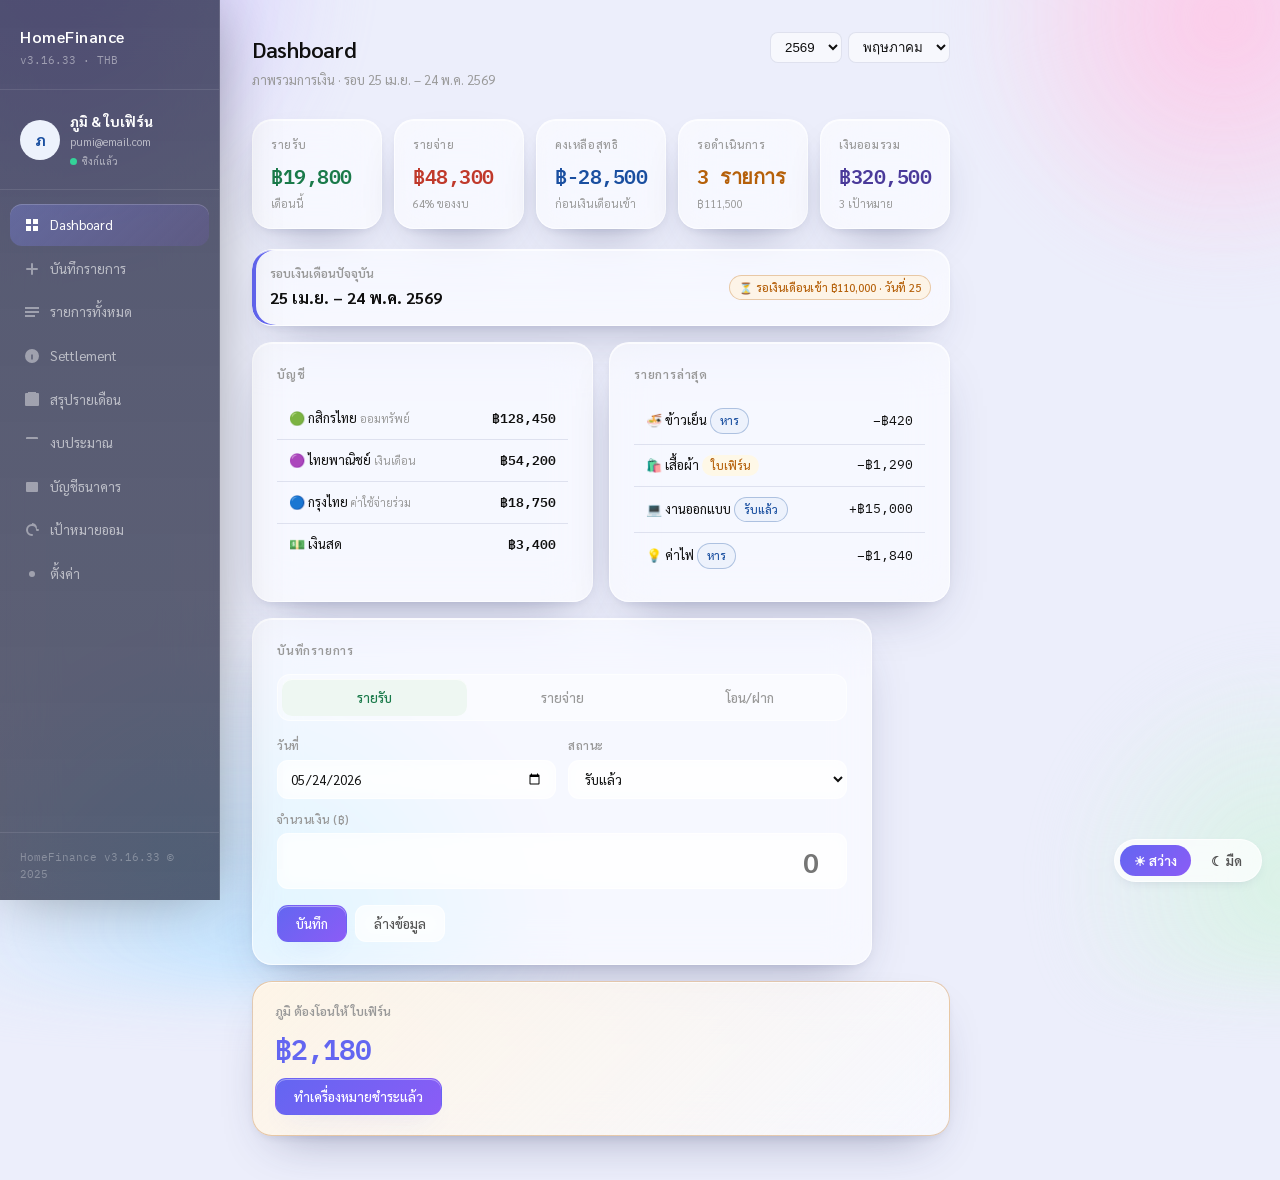
<file: design_handoff_liquid_glass/preview.html>
<!DOCTYPE html>
<html lang="th">
<head>
<meta charset="UTF-8">
<meta name="viewport" content="width=device-width, initial-scale=1.0">
<title>HomeFinance · Liquid Glass preview</title>
<link rel="preconnect" href="https://fonts.googleapis.com">
<link href="https://fonts.googleapis.com/css2?family=Sarabun:wght@300;400;500;600&family=IBM+Plex+Mono:wght@400;500&display=swap" rel="stylesheet">
<!-- CSS เดิมของแอป (เรียงเหมือนจริง) -->
<link rel="stylesheet" href="orig/base.css">
<link rel="stylesheet" href="orig/layout.css">
<link rel="stylesheet" href="orig/components.css">
<link rel="stylesheet" href="orig/responsive.css">
<!-- 👇 overlay ใหม่ วางต่อท้าย -->
<link rel="stylesheet" href="glass-overlay.css">
<style>
  /* harness: บังคับแสดง layout (ปกติถูกซ่อนจนกว่าจะ login) */
  body{display:block}
  .demo-toggle{position:fixed;right:18px;bottom:18px;z-index:999;display:flex;gap:6px;
    background:var(--g-strong);backdrop-filter:blur(20px);border:1px solid var(--g-brd);
    border-radius:999px;padding:5px;box-shadow:var(--g-shadow)}
  .demo-toggle button{border:none;background:transparent;cursor:pointer;font-family:Sarabun,sans-serif;
    font-size:13px;font-weight:600;color:var(--ink2);padding:7px 14px;border-radius:999px}
  .demo-toggle button.on{background:linear-gradient(135deg,var(--accent),var(--accent-2));color:#fff}
</style>
</head>
<body>

<div class="layout">
<!-- SIDEBAR -->
<nav class="sidebar">
  <div class="sidebar-brand">
    <div class="brand-title">HomeFinance</div>
    <div class="brand-sub">v3.16.33 · THB</div>
  </div>
  <div class="sidebar-names">
    <div style="display:flex;align-items:center;gap:10px;padding:4px 0">
      <div style="width:40px;height:40px;border-radius:50%;background:var(--blue-bg);color:var(--blue);display:flex;align-items:center;justify-content:center;font-size:15px;font-weight:700">ภ</div>
      <div style="flex:1;min-width:0">
        <div style="font-size:14px;font-weight:700;color:#fff">ภูมิ &amp; ใบเฟิร์น</div>
        <div style="font-size:11px;color:rgba(255,255,255,.6)">pumi@email.com</div>
        <div style="display:flex;align-items:center;gap:5px;margin-top:3px">
          <div style="width:7px;height:7px;border-radius:50%;background:#34d399"></div>
          <span style="font-size:10px;color:rgba(255,255,255,.55)">ซิงก์แล้ว</span>
        </div>
      </div>
    </div>
  </div>
  <div class="nav">
    <div class="nav-item active"><svg class="nav-icon" viewBox="0 0 16 16" fill="currentColor"><path d="M2 2h5v5H2V2zm7 0h5v5H9V2zM2 9h5v5H2V9zm7 0h5v5H9V9z"/></svg>Dashboard</div>
    <div class="nav-item"><svg class="nav-icon" viewBox="0 0 16 16" fill="currentColor"><path d="M8 2a1 1 0 011 1v4h4a1 1 0 010 2H9v4a1 1 0 01-2 0V9H3a1 1 0 010-2h4V3a1 1 0 011-1z"/></svg>บันทึกรายการ</div>
    <div class="nav-item"><svg class="nav-icon" viewBox="0 0 16 16" fill="currentColor"><path d="M1 3h14v2H1V3zm0 4h14v2H1V7zm0 4h10v2H1v-2z"/></svg>รายการทั้งหมด</div>
    <div class="nav-item"><svg class="nav-icon" viewBox="0 0 16 16" fill="currentColor"><path d="M8 1a7 7 0 100 14A7 7 0 008 1zm.75 10.5h-1.5v-5h1.5v5z"/></svg>Settlement</div>
    <div class="nav-item"><svg class="nav-icon" viewBox="0 0 16 16" fill="currentColor"><path d="M4 1v1H2a1 1 0 00-1 1v11a1 1 0 001 1h12a1 1 0 001-1V3a1 1 0 00-1-1h-2V1z"/></svg>สรุปรายเดือน</div>
    <div class="nav-item"><svg class="nav-icon" viewBox="0 0 16 16" fill="currentColor"><path d="M2 3a1 1 0 011-1h10a1 1 0 011 1v1H2V3z"/></svg>งบประมาณ</div>
    <div class="nav-item"><svg class="nav-icon" viewBox="0 0 16 16" fill="currentColor"><path d="M2 4a1 1 0 011-1h10a1 1 0 011 1v8a1 1 0 01-1 1H3a1 1 0 01-1-1V4z"/></svg>บัญชีธนาคาร</div>
    <div class="nav-item"><svg class="nav-icon" viewBox="0 0 16 16" fill="currentColor"><path d="M8 1a5 5 0 014.9 6H14a1 1 0 010 2h-1a1 1 0 01-1-1 4 4 0 10-4 4 1 1 0 010 2 6 6 0 110-12z"/></svg>เป้าหมายออม</div>
    <div class="nav-item"><svg class="nav-icon" viewBox="0 0 16 16" fill="currentColor"><path d="M8 5a3 3 0 100 6A3 3 0 008 5z"/></svg>ตั้งค่า</div>
  </div>
  <div class="sidebar-footer">HomeFinance v3.16.33 © 2025</div>
</nav>

<!-- MAIN -->
<main class="main">
  <div class="page active">
    <div class="page-header" style="display:flex;align-items:flex-start;justify-content:space-between;gap:12px;flex-wrap:wrap">
      <div>
        <div class="page-title">Dashboard</div>
        <div class="page-sub">ภาพรวมการเงิน · รอบ 25 เม.ย. – 24 พ.ค. 2569</div>
      </div>
      <div style="display:flex;gap:6px">
        <select style="padding:6px 10px;border:1px solid var(--line);border-radius:8px;background:var(--surface);color:var(--ink)"><option>2569</option></select>
        <select style="padding:6px 10px;border:1px solid var(--line);border-radius:8px;background:var(--surface);color:var(--ink)"><option>พฤษภาคม</option></select>
      </div>
    </div>

    <div class="metrics">
      <div class="metric"><div class="metric-label">รายรับ</div><div class="metric-val g">฿19,800</div><div class="metric-sub">เดือนนี้</div></div>
      <div class="metric"><div class="metric-label">รายจ่าย</div><div class="metric-val r">฿48,300</div><div class="metric-sub">64% ของงบ</div></div>
      <div class="metric"><div class="metric-label">คงเหลือสุทธิ</div><div class="metric-val b">฿-28,500</div><div class="metric-sub">ก่อนเงินเดือนเข้า</div></div>
      <div class="metric"><div class="metric-label">รอดำเนินการ</div><div class="metric-val a">3 รายการ</div><div class="metric-sub">฿111,500</div></div>
      <div class="metric"><div class="metric-label">เงินออมรวม</div><div class="metric-val v">฿320,500</div><div class="metric-sub">3 เป้าหมาย</div></div>
    </div>

    <div class="card" id="salaryCycleCard" style="border-left:4px solid #1a4fa0;padding:14px 18px;display:flex;align-items:center;gap:16px;flex-wrap:wrap">
      <div style="flex:1;min-width:180px">
        <div style="font-size:12px;color:var(--ink3);font-weight:600">รอบเงินเดือนปัจจุบัน</div>
        <div style="font-size:16px;font-weight:700;margin-top:2px">25 เม.ย. – 24 พ.ค. 2569</div>
      </div>
      <span class="badge badge-pending">⏳ รอเงินเดือนเข้า ฿110,000 · วันที่ 25</span>
    </div>

    <div class="grid2">
      <div class="card">
        <div class="card-title">บัญชี</div>
        <table>
          <tr><td>🟢 กสิกรไทย <span style="color:var(--ink3);font-size:11px">ออมทรัพย์</span></td><td class="mono" style="text-align:right;font-weight:600">฿128,450</td></tr>
          <tr><td>🟣 ไทยพาณิชย์ <span style="color:var(--ink3);font-size:11px">เงินเดือน</span></td><td class="mono" style="text-align:right;font-weight:600">฿54,200</td></tr>
          <tr><td>🔵 กรุงไทย <span style="color:var(--ink3);font-size:11px">ค่าใช้จ่ายร่วม</span></td><td class="mono" style="text-align:right;font-weight:600">฿18,750</td></tr>
          <tr><td>💵 เงินสด</td><td class="mono" style="text-align:right;font-weight:600">฿3,400</td></tr>
        </table>
      </div>
      <div class="card">
        <div class="card-title">รายการล่าสุด</div>
        <table>
          <tr class="tx-row"><td>🍜 ข้าวเย็น <span class="badge badge-split">หาร</span></td><td style="text-align:right" class="mono r">−฿420</td></tr>
          <tr class="tx-row"><td>🛍️ เสื้อผ้า <span class="pill-b">ใบเฟิร์น</span></td><td style="text-align:right" class="mono r">−฿1,290</td></tr>
          <tr class="tx-row"><td>💻 งานออกแบบ <span class="badge badge-received">รับแล้ว</span></td><td style="text-align:right" class="mono g">+฿15,000</td></tr>
          <tr class="tx-row"><td>💡 ค่าไฟ <span class="badge badge-split">หาร</span></td><td style="text-align:right" class="mono r">−฿1,840</td></tr>
        </table>
      </div>
    </div>

    <!-- ADD form sample -->
    <div class="card" style="max-width:620px">
      <div class="card-title">บันทึกรายการ</div>
      <div class="type-toggle">
        <button class="type-btn active-income">รายรับ</button>
        <button class="type-btn">รายจ่าย</button>
        <button class="type-btn">โอน/ฝาก</button>
      </div>
      <div class="form-row">
        <div class="field"><label>วันที่</label><input type="date" value="2026-05-24"></div>
        <div class="field"><label>สถานะ</label><select><option>รับแล้ว</option></select></div>
      </div>
      <div class="form-row full"><div class="field"><label>จำนวนเงิน (฿)</label><input type="number" placeholder="0" style="font-size:28px;font-weight:700;text-align:right"></div></div>
      <div class="btn-row">
        <button class="btn btn-primary">บันทึก</button>
        <button class="btn btn-ghost">ล้างข้อมูล</button>
      </div>
    </div>

    <!-- settlement sample -->
    <div class="settle-card settle-owe">
      <div style="font-size:12px;color:var(--ink3);font-weight:600">ภูมิ ต้องโอนให้ ใบเฟิร์น</div>
      <div class="settle-amount">฿2,180</div>
      <button class="btn btn-primary">ทำเครื่องหมายชำระแล้ว</button>
    </div>
  </div>
</main>
</div>

<div class="demo-toggle">
  <button class="on" onclick="setTheme('light',this)">☀︎ สว่าง</button>
  <button onclick="setTheme('dark',this)">☾ มืด</button>
</div>
<script>
  function setTheme(t,btn){
    document.documentElement.setAttribute('data-theme',t);
    document.querySelectorAll('.demo-toggle button').forEach(b=>b.classList.remove('on'));
    btn.classList.add('on');
  }
  document.documentElement.setAttribute('data-theme','light');
</script>
</body>
</html>
</file>
<file: redesign/glass.css>
/* ════════════════════════════════════════════════
   HomeFinance · Liquid Glass — shared mockup styles
   Desktop redesign exploration. Namespaced .hf-*
   ════════════════════════════════════════════════ */

:root{
  --hf-ink:#171a2e; --hf-ink2:#525b86; --hf-ink3:#8a90b4;
  --hf-accent:#6366f1; --hf-accent-2:#8b5cf6;
  --hf-accent-soft:rgba(99,102,241,.14);
  --hf-green:#0f9d63; --hf-green-bg:rgba(16,185,129,.13);
  --hf-red:#e05246;   --hf-red-bg:rgba(224,82,70,.12);
  --hf-amber:#c47d11; --hf-amber-bg:rgba(245,158,11,.15);
  --hf-blue:#2563d6;  --hf-blue-bg:rgba(37,99,214,.12);
  --hf-violet:#6d4bd0;--hf-violet-bg:rgba(139,92,246,.14);

  --hf-g-card:rgba(255,255,255,.62);
  --hf-g-strong:rgba(255,255,255,.80);
  --hf-g-brd:rgba(255,255,255,.7);
  --hf-line:rgba(92,104,158,.16);
  --hf-line2:rgba(92,104,158,.28);
  --hf-blur:20px;
  --hf-shadow:0 22px 50px -24px rgba(40,46,96,.38), 0 4px 14px -8px rgba(40,46,96,.22);
  --hf-ring:inset 0 1px 0 rgba(255,255,255,.85);
  --hf-r:13px; --hf-r2:20px; --hf-r3:26px;

  --hf-bg-base:#eceefb;
  --hf-orb-1:#c7b9ff; --hf-orb-2:#ffc6e6; --hf-orb-3:#bfe3ff; --hf-orb-4:#d6f3e2;
  --hf-mesh-op:.95; --hf-grain-op:.4;
}

/* ─── DARK THEME ─── */
.hf-frame.hf-dark{
  --hf-ink:#f2f3ff; --hf-ink2:#b6bce0; --hf-ink3:#838ab0;
  --hf-accent:#818cf8; --hf-accent-2:#a78bfa; --hf-accent-soft:rgba(129,140,248,.24);
  --hf-green:#34d399; --hf-green-bg:rgba(52,211,153,.16);
  --hf-red:#ff8a76;   --hf-red-bg:rgba(255,122,102,.16);
  --hf-amber:#fbbf24; --hf-amber-bg:rgba(251,191,36,.16);
  --hf-blue:#7fb1ff;  --hf-blue-bg:rgba(127,177,255,.16);
  --hf-violet:#b69bff;--hf-violet-bg:rgba(182,155,255,.18);
  --hf-g-card:rgba(46,53,90,.58); --hf-g-strong:rgba(58,66,108,.78);
  --hf-g-brd:rgba(255,255,255,.14);
  --hf-line:rgba(255,255,255,.10); --hf-line2:rgba(255,255,255,.18);
  --hf-shadow:0 28px 60px -26px rgba(0,0,0,.7), 0 6px 18px -10px rgba(0,0,0,.5);
  --hf-ring:inset 0 1px 0 rgba(255,255,255,.12);
  --hf-bg-base:#0a0d1f;
  --hf-orb-1:#4f3bd6; --hf-orb-2:#b5337f; --hf-orb-3:#1f6fd4; --hf-orb-4:#107a5a;
  --hf-mesh-op:.62; --hf-grain-op:.2;
}

/* ─── The desktop frame (one per artboard) ─── */
.hf-frame{
  width:100%; height:100%;
  display:flex;
  font-family:'Sarabun',sans-serif;
  color:var(--hf-ink);
  background:var(--hf-bg-base);
  position:relative; overflow:hidden;
  font-size:15px; line-height:1.5;
  -webkit-font-smoothing:antialiased;
  transition:background .5s ease, color .3s ease;
}
.hf-frame *{box-sizing:border-box;}
.hf-frame::before{
  content:''; position:absolute; inset:-10%; z-index:0; pointer-events:none;
  background:
    radial-gradient(40vw 40vw at 10% 4%,  var(--hf-orb-1) 0%, transparent 58%),
    radial-gradient(36vw 36vw at 92% 8%,  var(--hf-orb-2) 0%, transparent 58%),
    radial-gradient(42vw 42vw at 20% 98%, var(--hf-orb-3) 0%, transparent 60%),
    radial-gradient(32vw 32vw at 96% 94%, var(--hf-orb-4) 0%, transparent 58%);
  filter:blur(22px); opacity:var(--hf-mesh-op);
}
.hf-frame::after{
  content:''; position:absolute; inset:0; z-index:0; pointer-events:none;
  background-image:radial-gradient(rgba(255,255,255,.5) .5px, transparent .5px);
  background-size:4px 4px; mix-blend-mode:overlay; opacity:var(--hf-grain-op);
}
.hf-mono{font-family:'IBM Plex Mono',monospace; font-feature-settings:'tnum';}

/* ─── Sidebar ─── */
.hf-side{
  width:240px; flex-shrink:0; z-index:2; position:relative;
  display:flex; flex-direction:column;
  background:linear-gradient(180deg, rgba(28,32,60,.80), rgba(20,23,46,.74));
  -webkit-backdrop-filter:blur(26px) saturate(160%);
  backdrop-filter:blur(26px) saturate(160%);
  border-right:1px solid rgba(255,255,255,.12);
  color:#f3f4ff;
}
.hf-side-compact{width:78px;}
.hf-brand{padding:22px 22px 18px; border-bottom:1px solid rgba(255,255,255,.10);}
.hf-brand-title{font-size:17px; font-weight:700; letter-spacing:.3px;}
.hf-brand-sub{font-size:11px; color:rgba(255,255,255,.5); margin-top:2px; font-family:'IBM Plex Mono',monospace;}
.hf-user{display:flex; align-items:center; gap:11px; padding:16px 22px; border-bottom:1px solid rgba(255,255,255,.10);}
.hf-avatar{width:40px;height:40px;border-radius:50%;background:linear-gradient(135deg,#818cf8,#a78bfa);display:flex;align-items:center;justify-content:center;font-size:16px;font-weight:700;color:#fff;flex-shrink:0;}
.hf-user-name{font-size:14px;font-weight:700;color:#fff;}
.hf-user-mail{font-size:11px;color:rgba(255,255,255,.55);}
.hf-sync{display:flex;align-items:center;gap:5px;margin-top:3px;}
.hf-sync-dot{width:7px;height:7px;border-radius:50%;background:#34d399;box-shadow:0 0 8px #34d399;}
.hf-sync span{font-size:10px;color:rgba(255,255,255,.55);}
.hf-nav{flex:1;padding:12px 12px;display:flex;flex-direction:column;gap:2px;overflow:hidden;}
.hf-nav-item{display:flex;align-items:center;gap:11px;padding:11px 14px;border-radius:12px;font-size:13.5px;font-weight:500;color:rgba(255,255,255,.62);cursor:pointer;}
.hf-nav-item .hf-ic{width:17px;height:17px;opacity:.8;flex-shrink:0;}
.hf-nav-item.active{background:linear-gradient(135deg, rgba(129,140,248,.34), rgba(139,92,246,.14));color:#fff;box-shadow:inset 0 1px 0 rgba(255,255,255,.18);}
.hf-nav-item.active .hf-ic{opacity:1;}
.hf-side-compact .hf-nav-item{justify-content:center;padding:12px 0;}
.hf-side-foot{padding:14px 22px;border-top:1px solid rgba(255,255,255,.10);font-size:10.5px;color:rgba(255,255,255,.32);font-family:'IBM Plex Mono',monospace;}

/* ─── Main scroll area ─── */
.hf-main{flex:1;z-index:1;position:relative;padding:30px 34px;overflow:hidden;}
.hf-head{display:flex;align-items:flex-start;justify-content:space-between;gap:20px;margin-bottom:22px;}
.hf-head>div:first-child{flex:1;min-width:0;}
.hf-title{font-size:24px;font-weight:700;letter-spacing:-.4px;white-space:nowrap;}
.hf-sub{font-size:13px;color:var(--hf-ink2);margin-top:3px;}
.hf-period-pills{display:flex;gap:8px;flex-shrink:0;flex-wrap:wrap;justify-content:flex-end;}
.hf-pill-select{padding:8px 14px;border-radius:11px;background:var(--hf-g-card);border:1px solid var(--hf-g-brd);font-size:13px;font-weight:600;color:var(--hf-ink2);display:flex;align-items:center;gap:6px;-webkit-backdrop-filter:blur(10px);backdrop-filter:blur(10px);}

/* ─── Glass card primitive ─── */
.hf-card{
  background:var(--hf-g-card);
  -webkit-backdrop-filter:blur(var(--hf-blur)) saturate(165%);
  backdrop-filter:blur(var(--hf-blur)) saturate(165%);
  border:1px solid var(--hf-g-brd);
  border-radius:var(--hf-r2);
  box-shadow:var(--hf-shadow), var(--hf-ring);
  padding:20px 22px;
  position:relative;
}
.hf-card-title{font-size:11.5px;font-weight:700;color:var(--hf-ink3);text-transform:uppercase;letter-spacing:.9px;margin-bottom:14px;display:flex;align-items:center;justify-content:space-between;}
.hf-link{font-size:11px;font-weight:600;color:var(--hf-accent);text-transform:none;letter-spacing:0;cursor:pointer;}

/* ─── Metric ─── */
.hf-metric-label{font-size:11px;color:var(--hf-ink3);font-weight:600;text-transform:uppercase;letter-spacing:.6px;}
.hf-metric-val{font-size:24px;font-weight:700;font-family:'IBM Plex Mono',monospace;letter-spacing:-.8px;margin-top:6px;}
.hf-metric-sub{font-size:11.5px;color:var(--hf-ink3);margin-top:4px;}
.g{color:var(--hf-green);} .r{color:var(--hf-red);} .a{color:var(--hf-amber);} .b{color:var(--hf-blue);} .v{color:var(--hf-violet);}

/* ─── Badges / pills ─── */
.hf-badge{display:inline-flex;align-items:center;gap:4px;font-size:11px;font-weight:600;padding:3px 10px;border-radius:20px;white-space:nowrap;border:1px solid transparent;}
.hf-b-split{background:var(--hf-blue-bg);color:var(--hf-blue);border-color:rgba(37,99,214,.25);}
.hf-b-received{background:var(--hf-green-bg);color:var(--hf-green);border-color:rgba(16,185,129,.3);}
.hf-b-pending{background:var(--hf-amber-bg);color:var(--hf-amber);border-color:rgba(245,158,11,.3);}
.hf-b-personal{background:var(--hf-violet-bg);color:var(--hf-violet);border-color:rgba(139,92,246,.3);}
.hf-pill-a{background:var(--hf-blue-bg);color:var(--hf-blue);font-size:11px;padding:2px 9px;border-radius:20px;font-weight:600;white-space:nowrap;}
.hf-pill-b{background:var(--hf-amber-bg);color:var(--hf-amber);font-size:11px;padding:2px 9px;border-radius:20px;font-weight:600;white-space:nowrap;}

/* ─── Rows / lists ─── */
.hf-row{display:flex;align-items:center;gap:11px;padding:11px 0;border-bottom:1px solid var(--hf-line);}
.hf-row:last-child{border-bottom:none;}
.hf-row-ic{width:34px;height:34px;border-radius:11px;display:flex;align-items:center;justify-content:center;font-size:16px;flex-shrink:0;background:var(--hf-accent-soft);}
.hf-row-main{flex:1;min-width:0;}
.hf-row-name{font-size:13.5px;font-weight:600;display:flex;align-items:center;gap:7px;}
.hf-row-meta{font-size:11.5px;color:var(--hf-ink3);margin-top:1px;}
.hf-row-amt{font-family:'IBM Plex Mono',monospace;font-weight:700;font-size:14px;letter-spacing:-.3px;flex-shrink:0;white-space:nowrap;}

/* ─── Buttons ─── */
.hf-btn{padding:10px 18px;border-radius:11px;border:1px solid var(--hf-g-brd);cursor:pointer;font-size:13px;font-family:'Sarabun',sans-serif;font-weight:600;display:inline-flex;align-items:center;gap:7px;background:var(--hf-g-card);color:var(--hf-ink2);}
.hf-btn-primary{background:linear-gradient(135deg,var(--hf-accent),var(--hf-accent-2));color:#fff;border-color:transparent;box-shadow:0 12px 26px -12px rgba(99,102,241,.6), inset 0 1px 0 rgba(255,255,255,.4);}

/* ─── Progress bars ─── */
.hf-prog{height:8px;border-radius:5px;background:rgba(92,104,158,.16);overflow:hidden;}
.hf-prog-fill{height:100%;border-radius:5px;background:linear-gradient(90deg,var(--hf-accent),var(--hf-accent-2));}
.hf-prog-fill.warn{background:linear-gradient(90deg,#f59e0b,#fbbf24);}
.hf-prog-fill.over{background:linear-gradient(90deg,#e05246,#ff8a76);}

/* ─── Donut ─── */
.hf-donut{border-radius:50%;}

/* ─── Salary cycle banner ─── */
.hf-cycle{
  background:linear-gradient(120deg, rgba(99,102,241,.16), var(--hf-g-card));
  border:1px solid var(--hf-g-brd);
  border-radius:var(--hf-r2);
  box-shadow:var(--hf-shadow), var(--hf-ring), inset 4px 0 0 var(--hf-accent);
  -webkit-backdrop-filter:blur(var(--hf-blur));backdrop-filter:blur(var(--hf-blur));
  padding:16px 22px;display:flex;align-items:center;gap:18px;flex-wrap:wrap;
}

/* ─── Mini bar chart ─── */
.hf-bars{display:flex;align-items:flex-end;gap:9px;height:120px;}
.hf-bar-col{flex:1;display:flex;flex-direction:column;align-items:center;gap:6px;height:100%;justify-content:flex-end;}
.hf-bar{width:100%;border-radius:6px 6px 3px 3px;}
.hf-bar-in{background:linear-gradient(180deg,#34d399,#10b981);}
.hf-bar-out{background:linear-gradient(180deg,#a78bfa,#8b5cf6);}
.hf-bar-lbl{font-size:10.5px;color:var(--hf-ink3);}

.hf-divider{height:1px;background:var(--hf-line);margin:14px 0;border:none;}

/* ─── Form fields ─── */
.hf-field{display:flex;flex-direction:column;gap:6px;}
.hf-field label{font-size:11px;font-weight:700;color:var(--hf-ink3);text-transform:uppercase;letter-spacing:.5px;}
.hf-input,.hf-select,.hf-textarea{
  padding:11px 13px;border-radius:11px;font-size:13.5px;font-family:'Sarabun',sans-serif;
  background:var(--hf-g-card);color:var(--hf-ink);
  border:1px solid var(--hf-g-brd);
  -webkit-backdrop-filter:blur(8px);backdrop-filter:blur(8px);
  width:100%;outline:none;transition:border-color .15s, box-shadow .15s;
}
.hf-input:focus,.hf-select:focus,.hf-textarea:focus{border-color:var(--hf-accent);box-shadow:0 0 0 4px var(--hf-accent-soft);}
.hf-input::placeholder{color:var(--hf-ink3);}
.hf-form-grid{display:grid;grid-template-columns:1fr 1fr;gap:14px;}

/* ─── Type toggle (รับ/จ่าย/โอน) ─── */
.hf-type-toggle{display:flex;gap:4px;padding:4px;border-radius:13px;background:var(--hf-g-card);border:1px solid var(--hf-g-brd);}
.hf-type-btn{flex:1;padding:11px;border:none;border-radius:10px;background:transparent;cursor:pointer;font-family:'Sarabun',sans-serif;font-size:14px;font-weight:600;color:var(--hf-ink3);transition:all .15s;}
.hf-type-btn.on-income{background:var(--hf-green-bg);color:var(--hf-green);box-shadow:var(--hf-ring);}
.hf-type-btn.on-expense{background:var(--hf-red-bg);color:var(--hf-red);box-shadow:var(--hf-ring);}
.hf-type-btn.on-transfer{background:var(--hf-blue-bg);color:var(--hf-blue);box-shadow:var(--hf-ring);}

/* ─── Switch toggle ─── */
.hf-switch{width:44px;height:24px;border-radius:13px;background:var(--hf-line2);position:relative;cursor:pointer;transition:background .2s;flex-shrink:0;}
.hf-switch.on{background:var(--hf-accent);}
.hf-switch::after{content:'';position:absolute;width:18px;height:18px;border-radius:50%;background:#fff;top:3px;left:3px;transition:left .2s;box-shadow:0 1px 3px rgba(0,0,0,.25);}
.hf-switch.on::after{left:23px;}

/* ─── Filter chips ─── */
.hf-filter-row{display:flex;gap:9px;flex-wrap:wrap;align-items:center;}
.hf-chip{padding:8px 14px;border-radius:11px;background:var(--hf-g-card);border:1px solid var(--hf-g-brd);font-size:12.5px;font-weight:600;color:var(--hf-ink2);cursor:pointer;display:flex;align-items:center;gap:6px;-webkit-backdrop-filter:blur(8px);backdrop-filter:blur(8px);}
.hf-chip.on{border-color:var(--hf-accent);color:var(--hf-accent);background:var(--hf-accent-soft);}

/* ─── Data table ─── */
.hf-table{width:100%;border-collapse:collapse;font-size:13px;}
.hf-table th{text-align:left;padding:10px 12px;color:var(--hf-ink3);font-size:10.5px;font-weight:700;text-transform:uppercase;letter-spacing:.6px;border-bottom:1px solid var(--hf-line2);white-space:nowrap;}
.hf-table td{padding:12px;border-bottom:1px solid var(--hf-line);vertical-align:middle;}
.hf-table tbody tr:last-child td{border-bottom:none;}
.hf-table tbody tr{transition:background .12s;}
.hf-table tbody tr:hover td{background:var(--hf-accent-soft);}
.hf-table td.hf-date-group{padding:8px 12px;font-size:11px;font-weight:700;color:var(--hf-accent);text-transform:uppercase;letter-spacing:.8px;background:var(--hf-accent-soft);border-bottom:none;}

/* ─── Settings rows ─── */
.hf-stg-row{display:flex;align-items:center;gap:12px;padding:12px 0;border-bottom:1px solid var(--hf-line);}
.hf-stg-row:last-child{border-bottom:none;}
.hf-stg-ic{width:38px;height:38px;border-radius:11px;display:flex;align-items:center;justify-content:center;font-size:17px;background:var(--hf-accent-soft);flex-shrink:0;}

/* ─── Theme toggle in sidebar ─── */
.hf-theme-toggle{display:flex;gap:4px;margin:10px 14px 0;padding:4px;border-radius:12px;background:rgba(255,255,255,.08);}
.hf-theme-toggle button{flex:1;border:none;background:transparent;color:rgba(255,255,255,.6);font-family:'Sarabun',sans-serif;font-size:12px;font-weight:600;padding:7px;border-radius:9px;cursor:pointer;display:flex;align-items:center;justify-content:center;gap:5px;}
.hf-theme-toggle button.on{background:linear-gradient(135deg,var(--hf-accent),var(--hf-accent-2));color:#fff;}

/* ─── App main scroll ─── */
.hf-main.scroll{overflow-y:auto;overflow-x:hidden;}
.hf-main.scroll::-webkit-scrollbar{width:8px;}
.hf-main.scroll::-webkit-scrollbar-thumb{background:rgba(140,148,180,.35);border-radius:4px;}
</file>
<file: design_handoff_liquid_glass/orig/base.css>
/* HomeFinance · module: base.css · v2.5.0 */
*{box-sizing:border-box;margin:0;padding:0}
:root{
  --ink:#0f0f0f;--ink2:#555;--ink3:#999;
  --paper:#fafaf8;--surface:#fff;--surface2:#f4f3ef;
  --line:#e8e6e0;--line2:#d4d1c8;
  --green:#1a7a4a;--green-bg:#eef7f2;
  --red:#c0392b;--red-bg:#fdf0ee;
  --amber:#b5600a;--amber-bg:#fdf4e7;
  --blue:#1a4fa0;--blue-bg:#edf2fc;
  --violet:#4a3a9a;--violet-bg:#f0eef9;
  --accent:#1a4fa0;
  --r:8px;--r2:12px;--r3:16px;
}
body{font-family:'Sarabun',sans-serif;background:var(--paper);color:var(--ink);font-size:15px;line-height:1.6;min-height:100vh}

/* ═══════════════════════════════════════════
   CORE LAYOUT — overflow guard
═══════════════════════════════════════════ */
html,body{max-width:100%;overflow-x:hidden}
*{box-sizing:border-box;margin:0;padding:0}

/* MONO */
.mono{font-family:'IBM Plex Mono',monospace}

/* EMPTY */
.empty{text-align:center;padding:32px;color:var(--ink3);font-size:13px}

/* DIVIDER */
.divider{border:none;border-top:1px solid var(--line);margin:16px 0}
</file>
<file: design_handoff_liquid_glass/orig/layout.css>
/* HomeFinance · module: layout.css · v2.5.0 */

/* SIDEBAR LAYOUT */
.layout{display:flex;min-height:100vh}
.sidebar{width:220px;background:var(--ink);color:#fff;display:flex;flex-direction:column;position:fixed;top:0;left:0;height:100vh;z-index:100;transition:transform .3s}
.sidebar-brand{padding:24px 20px 20px;border-bottom:1px solid rgba(255,255,255,.1)}
.brand-title{font-size:16px;font-weight:600;letter-spacing:.5px;color:#fff}
.brand-sub{font-size:11px;color:rgba(255,255,255,.45);margin-top:2px;font-family:'IBM Plex Mono',monospace}
.sidebar-names{padding:16px 20px;border-bottom:1px solid rgba(255,255,255,.1)}
.name-row{display:flex;align-items:center;gap:8px;margin-bottom:8px}
.name-dot{width:8px;height:8px;border-radius:50%;flex-shrink:0}
.dot-a{background:#5b8ff9}
.dot-b{background:#f9c45b}
.name-input{background:rgba(255,255,255,.08);border:1px solid rgba(255,255,255,.12);color:#fff;padding:4px 8px;border-radius:5px;font-size:12px;font-family:'Sarabun',sans-serif;width:100%}
.name-input:focus{outline:none;border-color:rgba(255,255,255,.3)}
.name-input::placeholder{color:rgba(255,255,255,.3)}
.nav{flex:1;padding:12px 0;overflow-y:auto}
.nav-item{display:flex;align-items:center;gap:10px;padding:10px 20px;cursor:pointer;font-size:13.5px;color:rgba(255,255,255,.6);transition:all .15s;border-left:2px solid transparent}
.nav-item:hover{background:rgba(255,255,255,.06);color:#fff}
.nav-item.active{background:rgba(255,255,255,.1);color:#fff;border-left-color:#5b8ff9}
.nav-icon{width:16px;height:16px;opacity:.7;flex-shrink:0}
.nav-item.active .nav-icon{opacity:1}
.sidebar-footer{padding:16px 20px;border-top:1px solid rgba(255,255,255,.1);font-size:11px;color:rgba(255,255,255,.3);font-family:'IBM Plex Mono',monospace}

/* MAIN CONTENT */
.main{margin-left:220px;min-height:100vh;padding:32px}
.page{display:none}.page.active{display:block}
.page-header{margin-bottom:28px}
.page-title{font-size:22px;font-weight:600;color:var(--ink);letter-spacing:-.3px}
.page-sub{font-size:13px;color:var(--ink3);margin-top:3px}

/* GRID */
.grid2{display:grid;grid-template-columns:1fr 1fr;gap:16px}
.grid3{display:grid;grid-template-columns:1fr 1fr 1fr;gap:16px}

/* TOP BAR */
.topbar{display:none;position:fixed;top:0;left:0;right:0;background:var(--ink);z-index:150;align-items:center;justify-content:space-between;padding:0 16px;padding-top:env(safe-area-inset-top,0px);height:calc(52px + env(safe-area-inset-top,0px))}
.topbar-title{font-size:15px;font-weight:600;color:#fff;letter-spacing:.3px}
.menu-btn{background:none;border:none;cursor:pointer;color:#fff;font-size:22px;padding:6px;line-height:1;min-width:44px;min-height:44px;display:flex;align-items:center;justify-content:flex-end}

/* BOTTOM NAV */
.bottomnav{display:none;position:fixed;bottom:0;left:0;right:0;z-index:150;background:var(--ink);border-top:1px solid rgba(255,255,255,.12);padding-bottom:env(safe-area-inset-bottom);flex-direction:row}
.bn-item{flex:1;display:flex;flex-direction:column;align-items:center;justify-content:center;padding:8px 4px;cursor:pointer;color:rgba(255,255,255,.5);font-size:10px;gap:3px;min-height:52px;-webkit-tap-highlight-color:transparent}
.bn-item.active{color:#5b8ff9}
.bn-icon{width:20px;height:20px;flex-shrink:0}

/* SIDEBAR OVERLAY */
.sidebar-overlay{display:none;position:fixed;inset:0;z-index:99;background:rgba(0,0,0,0)}

/* UI OFFLINE indicator */
@keyframes slideDown { from{transform:translateY(-100%)} to{transform:translateY(0)} }
body.ui-offline .topbar { padding-top: 44px; }

/* FILTER ROW */
.filter-row{display:flex;gap:8px;margin-bottom:16px;flex-wrap:wrap}
.filter-row select{padding:7px 12px;border:1px solid var(--line);border-radius:var(--r);background:var(--surface);color:var(--ink);font-size:13px;font-family:'Sarabun',sans-serif;cursor:pointer}

/* LEGEND */
.legend{display:flex;flex-wrap:wrap;gap:12px;margin-bottom:10px}
.legend-item{display:flex;align-items:center;gap:5px;font-size:11px;color:var(--ink2)}
.legend-dot{width:10px;height:10px;border-radius:2px}
</file>
<file: design_handoff_liquid_glass/orig/components.css>
/* HomeFinance · module: components.css · v2.5.0 */

/* CARDS */
.card{background:var(--surface);border:1px solid var(--line);border-radius:var(--r2);padding:20px 22px;margin-bottom:16px}
.card-title{font-size:12px;font-weight:600;color:var(--ink3);text-transform:uppercase;letter-spacing:.8px;margin-bottom:14px}

/* METRICS */
.metrics{display:grid;grid-template-columns:repeat(5,1fr);gap:12px;margin-bottom:20px}
.metric{background:var(--surface);border:1px solid var(--line);border-radius:var(--r2);padding:16px 18px}
.metric-label{font-size:11px;color:var(--ink3);font-weight:500;text-transform:uppercase;letter-spacing:.6px;margin-bottom:6px}
.metric-val{font-size:19px;font-weight:600;font-family:'IBM Plex Mono',monospace;letter-spacing:-.5px}
.metric-val.g{color:var(--green)}.metric-val.r{color:var(--red)}.metric-val.a{color:var(--amber)}.metric-val.b{color:var(--blue)}.metric-val.v{color:var(--violet)}
.metric-sub{font-size:11px;color:var(--ink3);margin-top:3px}

/* TABLE */
table{width:100%;border-collapse:collapse;font-size:13px}
th{text-align:left;padding:9px 12px;color:var(--ink3);font-size:11px;font-weight:600;text-transform:uppercase;letter-spacing:.6px;border-bottom:1px solid var(--line);white-space:nowrap}
td{padding:10px 12px;border-bottom:1px solid var(--line);vertical-align:middle}
tr:last-child td{border-bottom:none}
tr:hover td{background:var(--surface2)}


/* BADGES */
.badge{display:inline-flex;align-items:center;font-size:11px;font-weight:500;padding:3px 9px;border-radius:20px;white-space:nowrap}
.badge-income{background:var(--green-bg);color:var(--green)}
.badge-expense{background:var(--red-bg);color:var(--red)}
.badge-paid{background:var(--green-bg);color:var(--green)}
.badge-received{background:var(--blue-bg);color:var(--blue)}
.badge-pending{background:var(--amber-bg);color:var(--amber)}
.badge-split{background:var(--blue-bg);color:var(--blue)}
.badge-personal{background:var(--violet-bg);color:var(--violet)}
.badge-transfer{background:var(--blue-bg);color:var(--blue)}

/* FORM */
.form-row{display:grid;grid-template-columns:1fr 1fr;gap:12px;margin-bottom:12px}
.form-row.full{grid-template-columns:1fr}
.form-row.three{grid-template-columns:1fr 1fr 1fr}
.field{display:flex;flex-direction:column;gap:5px}
.field label{font-size:11px;font-weight:600;color:var(--ink3);text-transform:uppercase;letter-spacing:.5px}
.field input,.field select,.field textarea{padding:9px 12px;border:1px solid var(--line);border-radius:var(--r);background:var(--surface);color:var(--ink);font-size:13px;font-family:'Sarabun',sans-serif;transition:border-color .15s}
.field input:focus,.field select:focus,.field textarea:focus{outline:none;border-color:var(--accent)}
.field select{cursor:pointer}

/* TYPE TOGGLE */
.type-toggle{display:flex;gap:0;border:1px solid var(--line);border-radius:var(--r);overflow:hidden;margin-bottom:16px}
.type-btn{flex:1;padding:10px;border:none;background:transparent;cursor:pointer;font-size:13px;font-family:'Sarabun',sans-serif;font-weight:500;color:var(--ink3);transition:all .15s;display:flex;align-items:center;justify-content:center;gap:6px}
.type-btn.active-income{background:var(--green-bg);color:var(--green)}
.type-btn.active-expense{background:var(--red-bg);color:var(--red)}
.type-btn.active-transfer{background:var(--blue-bg);color:var(--blue)}

/* SPLIT TOGGLE */
.split-row{display:flex;align-items:center;gap:12px;padding:10px 14px;border:1px solid var(--line);border-radius:var(--r);background:var(--surface2)}
.split-label{font-size:13px;flex:1}
.toggle{width:40px;height:22px;background:var(--line2);border-radius:11px;cursor:pointer;position:relative;transition:background .2s;flex-shrink:0}
.toggle.on{background:var(--accent)}
.toggle-thumb{position:absolute;width:18px;height:18px;background:#fff;border-radius:50%;top:2px;left:2px;transition:left .2s;box-shadow:0 1px 3px rgba(0,0,0,.2)}
.toggle.on .toggle-thumb{left:20px}

/* BUTTONS */
.btn{padding:9px 18px;border-radius:var(--r);border:1px solid var(--line);cursor:pointer;font-size:13px;font-family:'Sarabun',sans-serif;font-weight:500;transition:all .15s;display:inline-flex;align-items:center;gap:6px}
.btn-primary{background:var(--ink);color:#fff;border-color:var(--ink)}
.btn-primary:hover{background:#333}
.btn-ghost{background:transparent;color:var(--ink2)}
.btn-ghost:hover{background:var(--surface2)}
.btn-danger{background:transparent;color:var(--red);border-color:var(--red-bg);font-size:12px;padding:5px 10px}
.btn-danger:hover{background:var(--red-bg)}
.btn-confirm{background:transparent;color:var(--green);border-color:var(--green-bg);font-size:12px;padding:5px 10px}
.btn-confirm:hover{background:var(--green-bg)}
.btn-revert{display:inline-flex;align-items:center;gap:5px;background:transparent;color:var(--amber);border:1.5px solid #f0c36a;font-size:12px;padding:5px 11px;border-radius:var(--r);cursor:pointer;font-family:'Sarabun',sans-serif;font-weight:500;transition:all .15s}
.btn-revert:hover{background:var(--amber-bg)}
.btn-del{background:transparent;color:var(--red);border-color:var(--red-bg);font-size:12px;padding:5px 10px;transition:all .2s}
.btn-del:hover{background:var(--red-bg)}
.btn-row{display:flex;gap:8px;margin-top:16px}

/* SWIPE ROW */
.swipe-row{position:relative;overflow:hidden;border-radius:var(--r);border-bottom:1px solid var(--line)}
.swipe-row:last-child{border-bottom:none}
.swipe-content{position:relative;background:var(--surface);transition:transform .25s cubic-bezier(.4,0,.2,1);will-change:transform;z-index:2;cursor:default}
.swipe-actions{position:absolute;right:0;top:0;bottom:0;width:200px;display:flex;z-index:1}
.sa-btn{flex:1;display:flex;flex-direction:column;align-items:center;justify-content:center;gap:3px;font-size:11px;font-weight:600;cursor:pointer;border:none;color:#fff;-webkit-tap-highlight-color:transparent;font-family:'Sarabun',sans-serif;touch-action:manipulation}
.sa-edit{background:#1a4fa0}
.sa-status-paid{background:#b5600a}
.sa-status-pending{background:#1a7a4a}
.sa-delete{background:#c0392b}

/* MSG */
.msg{font-size:13px;margin-top:10px;padding:8px 12px;border-radius:var(--r);display:none}
.msg.success{background:var(--green-bg);color:var(--green);display:block}
.msg.error{background:var(--red-bg);color:var(--red);display:block}

/* CHART */
.multi-filter{position:relative;user-select:none}
.mf-label{padding:6px 10px;background:var(--surface2);border:1px solid var(--line);border-radius:8px;font-size:12px;cursor:pointer;white-space:nowrap;min-height:34px;display:flex;align-items:center;color:var(--ink2);gap:4px;font-family:'Sarabun',sans-serif}
.mf-label.active{border-color:var(--green);color:var(--green)}
.mf-dropdown{display:none;position:absolute;top:calc(100% + 4px);left:0;background:var(--surface);border:1px solid var(--line);border-radius:8px;box-shadow:0 4px 16px rgba(0,0,0,.12);z-index:200;min-width:140px;padding:6px 0}
.mf-dropdown.open{display:block}
.mf-dropdown label{display:flex;align-items:center;gap:8px;padding:8px 14px;font-size:13px;cursor:pointer;color:var(--ink);font-family:'Sarabun',sans-serif;white-space:nowrap}
.mf-dropdown label:hover{background:var(--surface2)}
.chart-tab{padding:10px 14px;font-size:12px;font-weight:600;border:none;border-bottom:2px solid transparent;background:none;cursor:pointer;color:var(--ink3);font-family:'Sarabun',sans-serif;touch-action:manipulation;flex-shrink:0;transition:color .15s}
.chart-tab.active{color:var(--green);border-bottom-color:var(--green)}
.chart-h220{height:220px}
.chart-h180{height:180px}

/* SETTLEMENT */
.settle-card{border-radius:var(--r2);padding:20px 22px;margin-bottom:12px;border:1px solid}
.settle-owe{background:#fffbf5;border-color:#fed7aa}
.settle-ok{background:var(--green-bg);border-color:#bbf7d0}
.settle-amount{font-size:28px;font-weight:600;font-family:'IBM Plex Mono',monospace;letter-spacing:-1px;margin:6px 0}

/* PERSON PILLS */
.pill-a{background:#ebf0fe;color:#1a4fa0;font-size:11px;padding:2px 8px;border-radius:20px;font-weight:500}
.pill-b{background:#fef8e7;color:#b5600a;font-size:11px;padding:2px 8px;border-radius:20px;font-weight:500}
.pill-joint{background:#f0eef9;color:#4a3a9a;font-size:11px;padding:2px 8px;border-radius:20px;font-weight:500}

/* SHEET CODE */
.code-block{background:var(--ink);color:#a8d8a8;font-family:'IBM Plex Mono',monospace;font-size:12px;padding:14px 16px;border-radius:var(--r);overflow-x:auto;line-height:1.8;margin:8px 0}
.code-comment{color:#666}
.code-key{color:#7ec8e3}
.code-val{color:#ffd580}

/* AUTOCOMPLETE */
.ac-wrap{position:relative}
.ac-list{position:absolute;top:100%;left:0;right:0;background:var(--surface);border:1px solid var(--line);border-radius:var(--r);z-index:400;max-height:200px;overflow-y:auto;margin-top:2px;box-shadow:0 4px 12px rgba(0,0,0,.08)}
.ac-item{padding:9px 12px;font-size:13px;cursor:pointer;border-bottom:1px solid var(--line)}
.ac-item:last-child{border-bottom:none}
.ac-item:hover,.ac-item.ac-active{background:var(--blue-bg);color:var(--blue)}

/* MONTH SUMMARY TABLE */
.summary-row{display:flex;justify-content:space-between;align-items:center;padding:9px 0;border-bottom:1px solid var(--line)}
.summary-row:last-child{border-bottom:none;font-weight:600}

/* CAT TAGS + CHIPS */
.cat-tag,.cat-chip{display:inline-flex;align-items:center;gap:6px;padding:5px 10px;border:1px solid var(--line);border-radius:20px;font-size:12px;margin:3px;background:var(--surface)}
.cat-tag-nosplit,.cat-chip-nosplit{background:var(--amber-bg);border-color:#e5a855}
.cat-del{background:none;border:none;cursor:pointer;color:var(--ink3);font-size:14px;line-height:1;padding:0 2px}
.cat-del:hover{color:var(--red)}
.cat-split-btn{background:none;border:none;cursor:pointer;font-size:11px;color:var(--amber);padding:0;line-height:1}

/* CLICKABLE ROW */
.tx-row{cursor:pointer}
.tx-row:hover td{background:var(--blue-bg) !important}
.edit-hint{font-size:10px;color:var(--blue);opacity:0;transition:opacity .15s}
.tx-row:hover .edit-hint{opacity:1}
</file>
<file: design_handoff_liquid_glass/orig/responsive.css>
/* HomeFinance · module: responsive.css · v3.1.0 */

/* ─── Settings groups: global (desktop + mobile) ─── */
.stg-group-label{font-size:10px;font-weight:700;color:var(--ink3);text-transform:uppercase;letter-spacing:.08em;padding:14px 4px 5px;max-width:700px}
.stg-sect-head{display:flex;align-items:center;gap:10px;padding:12px 14px}
.stg-icon{width:32px;height:32px;border-radius:8px;display:flex;align-items:center;justify-content:center;font-size:17px;flex-shrink:0;line-height:1}
.stg-title{font-size:13px;font-weight:600;color:var(--ink)}
.stg-sub{font-size:11px;color:var(--ink3);margin-top:1px}
.stg-divider{height:1px;background:var(--line);margin:0 14px}

/* RESPONSIVE - Desktop */
@media(min-width:901px){
  .sidebar{transform:none !important}
  .main{margin-left:220px;padding:32px}
}

@media(max-width:900px){
  .topbar{display:flex}
  .bottomnav{display:flex}
  .sidebar{
    position:fixed;top:calc(52px + env(safe-area-inset-top,0px));left:0;
    height:calc(100vh - 52px - env(safe-area-inset-top,0px));
    width:75vw;max-width:300px;
    transform:translateX(-100%);z-index:100;
    transition:transform .25s cubic-bezier(.4,0,.2,1)
  }
  .sidebar.open{transform:translateX(0)}
  .main{
    margin-left:0 !important;
    /* use padding not margin so content never bleeds */
    padding:calc(60px + env(safe-area-inset-top,0px)) 12px calc(80px + env(safe-area-inset-bottom,0px)) 12px !important;
    min-height:100vh;
    width:100%;
    max-width:100vw;
    overflow-x:hidden;
  }

  /* Remove all max-width constraints on mobile */
  .card[style*="max-width"],.card{max-width:100% !important}

  /* Typography */
  .page-title{font-size:17px;font-weight:600}
  .page-sub{font-size:12px}
  .card-title{font-size:11px}
  .card{padding:12px;border-radius:var(--r2);margin-bottom:10px}

  /* Metrics: 2-col always */
  .metrics{display:grid;grid-template-columns:1fr 1fr !important;gap:8px !important;margin-bottom:10px}
  .metric{padding:10px 8px}
  .metric-label{font-size:9px;letter-spacing:.2px}
  .metric-val{font-size:14px;letter-spacing:-.3px}
  .metric-sub{font-size:9px}

  /* Grids all single col */
  .grid2,.grid3{display:grid;grid-template-columns:1fr !important;gap:10px}

  /* Forms */
  .form-row,.form-row.three,.form-row.full{display:grid;grid-template-columns:1fr !important;gap:8px;margin-bottom:8px}
  .field input,.field select,.field textarea{
    font-size:16px !important;
    padding:11px 12px;
    min-height:44px;
    -webkit-appearance:none;
    appearance:none;
    border-radius:var(--r);
    max-width:100%;
  }
  .field label{font-size:12px}
  .name-input{font-size:16px !important}

  /* Filter row */
  .filter-row{gap:6px;margin-bottom:10px;flex-wrap:wrap}
  .filter-row select{
    font-size:16px !important;
    padding:10px 10px;
    min-height:44px;
    -webkit-appearance:none;
    appearance:none;
    flex:1 1 calc(50% - 3px);
    min-width:0;
  }

  /* ─── TABLE: NO horizontal overflow ─────────────
     Replace min-width with column collapsing instead */
  .table-scroll{width:100%;overflow-x:auto;-webkit-overflow-scrolling:touch}
  table{font-size:12px;width:100%;min-width:0;table-layout:auto}
  th{padding:7px 8px;font-size:10px;white-space:nowrap}
  td{padding:8px 8px;white-space:normal;word-break:break-word}
  /* hide less important columns on small screens */
  .col-hide-mobile{display:none}

  /* Settlement */
  .settle-card{padding:12px}
  .settle-amount{font-size:20px}

  /* Buttons */
  .btn{min-height:44px;font-size:14px;padding:10px 14px}
  .btn-confirm,.btn-revert,.btn-del{min-height:36px;font-size:12px;padding:6px 8px}
  .btn-row{gap:8px;flex-wrap:wrap}
  .type-btn{min-height:44px;font-size:14px}

  /* Split */
  .split-row{padding:11px}
  .toggle{width:44px;height:26px}
  .toggle-thumb{width:22px;height:22px}
  .toggle.on .toggle-thumb{left:20px}

  /* Page header */
  .page-header{margin-bottom:14px}

  /* Charts */
  .chart-h220{height:170px}

  /* Code */
  .code-block{font-size:10px;overflow-x:auto;-webkit-overflow-scrolling:touch;white-space:pre-wrap;word-break:break-all}

  /* Autocomplete */
  .ac-item{padding:12px;font-size:15px;min-height:44px;display:flex;align-items:center}

  /* Cat tags */
  .cat-tag{font-size:13px;padding:6px 10px}

  /* Edit modal → bottom sheet, pad past bottom nav */
  #editOverlay{padding:0 !important;align-items:flex-end !important}
  #editOverlay > div{
    max-width:100% !important;
    border-radius:var(--r3) var(--r3) 0 0 !important;
    max-height:92vh;
    overflow-y:auto;
    -webkit-overflow-scrolling:touch;
    padding:20px 14px calc(80px + env(safe-area-inset-bottom)) !important
  }

  button,a{touch-action:manipulation}
  body{-webkit-overflow-scrolling:touch;overflow-x:hidden}

  /* ─── SETTINGS page redesign ──────────── */
  .settings-section{background:var(--surface);border-radius:var(--r2);overflow:hidden;margin-bottom:12px;border:1px solid var(--line)}
  .settings-header{padding:14px 14px 0;display:flex;align-items:center;gap:8px}
  .settings-icon{width:32px;height:32px;border-radius:var(--r);display:flex;align-items:center;justify-content:center;flex-shrink:0}
  .settings-header-text{font-size:13px;font-weight:600;color:var(--ink)}
  .settings-header-sub{font-size:11px;color:var(--ink3);margin-top:1px}
  .settings-body{padding:12px 14px 14px}
  .settings-row{display:flex;align-items:center;justify-content:space-between;padding:11px 14px;border-bottom:1px solid var(--line);min-height:50px}
  .settings-row:last-child{border-bottom:none}
  .settings-row-label{font-size:14px;color:var(--ink)}
  .settings-row-sub{font-size:11px;color:var(--ink3);margin-top:1px}
  .settings-row-right{display:flex;align-items:center;gap:8px;flex-shrink:0}
  .person-avatar{width:34px;height:34px;border-radius:50%;display:flex;align-items:center;justify-content:center;font-size:13px;font-weight:600;flex-shrink:0}
  .person-name-input{flex:1;font-size:16px !important;padding:8px 10px;border:1px solid var(--line);border-radius:var(--r);background:var(--surface);color:var(--ink);font-family:'Sarabun',sans-serif}
  .view-mode-cards{display:grid;grid-template-columns:1fr 1fr;gap:8px;padding:12px 14px}
  .vm-card{border:1.5px solid var(--line);border-radius:var(--r2);padding:14px 10px;display:flex;flex-direction:column;align-items:center;gap:6px;cursor:pointer;transition:all .15s;background:var(--surface)}
  .vm-card.active{border-color:var(--accent);background:var(--blue-bg)}
  .vm-card-icon{font-size:22px}
  .vm-card-label{font-size:12px;font-weight:500;color:var(--ink2)}
  .vm-card.active .vm-card-label{color:var(--blue);font-weight:600}
  .cat-chip{display:inline-flex;align-items:center;gap:5px;padding:5px 10px;border:1px solid var(--line);border-radius:20px;font-size:13px;margin:3px;background:var(--surface);max-width:100%}
  .cat-chip-nosplit{background:var(--amber-bg);border-color:#e5a855}
  .add-cat-row{display:flex;gap:8px;padding:0 14px 14px}
  .add-cat-input{flex:1;font-size:16px !important;padding:10px 12px;border:1px solid var(--line);border-radius:var(--r);background:var(--surface);color:var(--ink);font-family:'Sarabun',sans-serif;min-height:44px}
  .chip-wrap{padding:8px 14px 4px;display:flex;flex-wrap:wrap}
  /* ─── Settings groups (v3.1) ────────── */
  .stg-group-label{font-size:10px;font-weight:700;color:var(--ink3);text-transform:uppercase;letter-spacing:.08em;padding:14px 4px 5px;max-width:700px}
  .stg-sect-head{display:flex;align-items:center;gap:10px;padding:12px 14px}
  .stg-icon{width:32px;height:32px;border-radius:8px;display:flex;align-items:center;justify-content:center;font-size:17px;flex-shrink:0;line-height:1}
  .stg-title{font-size:13px;font-weight:600;color:var(--ink)}
  .stg-sub{font-size:11px;color:var(--ink3);margin-top:1px}
  .stg-divider{height:1px;background:var(--line);margin:0 14px}
}

@media(max-width:390px){
  .metric-val{font-size:13px}
  .page-title{font-size:16px}
  .metrics{gap:6px !important}
}

/* MOBILE VIEW MODE (desktop simulation) */
body.view-mobile .layout{max-width:390px;margin:0 auto;border-left:1px solid var(--line);border-right:1px solid var(--line);min-height:100vh;position:relative}
body.view-mobile .topbar{max-width:390px;left:50%;transform:translateX(-50%);display:flex}
body.view-mobile .bottomnav{max-width:390px;left:50%;transform:translateX(-50%);display:flex}
body.view-mobile .sidebar{position:absolute;top:52px;height:calc(100% - 52px);transform:translateX(-100%)}
body.view-mobile .sidebar.open{transform:translateX(0)}
body.view-mobile .main{margin-left:0 !important;padding:72px 14px 80px !important}
body.view-mobile .metrics{grid-template-columns:1fr 1fr !important}
body.view-mobile .grid2,.view-mobile .grid3{grid-template-columns:1fr !important}
body.view-mobile .form-row{grid-template-columns:1fr !important}
body.view-mobile .field input,body.view-mobile .field select{font-size:16px !important}
body.view-mobile table{font-size:12px}
body.view-mobile .btn{min-height:44px}
</file>
<file: design_handoff_liquid_glass/glass-overlay.css>
/* ╔══════════════════════════════════════════════════════════════╗
   ║  HomeFinance · LIQUID GLASS overlay                            ║
   ║  วางไฟล์นี้เป็น <link> สุดท้าย ต่อจาก responsive.css           ║
   ║  ไม่ต้องแก้ HTML / JS — แค่ครอบทับ class & ตัวแปรเดิม          ║
   ║                                                                ║
   ║  โหมดมืด:  <html data-theme="dark">  (หรือ "light" เพื่อล็อก)  ║
   ║  ถ้าไม่ใส่ → ตามระบบ (prefers-color-scheme) อัตโนมัติ          ║
   ╚══════════════════════════════════════════════════════════════╝ */

/* ─────────────────────────────────────────────
   1) RE-MAP ตัวแปรเดิม → โทนกระจก (LIGHT)
   หมายเหตุ: ไม่แตะ --ink (ใช้เป็นทั้งสีตัวอักษร + พื้น sidebar/ปุ่ม)
   ───────────────────────────────────────────── */
:root{
  --paper:transparent;
  --surface:rgba(255,255,255,.60);
  --surface2:rgba(255,255,255,.40);
  --line:rgba(92,104,158,.16);
  --line2:rgba(92,104,158,.30);

  --accent:#6366f1;
  --accent-2:#8b5cf6;
  --accent-soft:rgba(99,102,241,.16);

  /* กระจก */
  --g-blur:22px;
  --g-sat:170%;
  --g-card:rgba(255,255,255,.58);
  --g-strong:rgba(255,255,255,.74);
  --g-brd:rgba(255,255,255,.65);
  --g-sheen:rgba(255,255,255,.6);
  --g-shadow:0 22px 50px -24px rgba(40,46,96,.42), 0 4px 14px -8px rgba(40,46,96,.26);
  --g-ring:inset 0 1px 0 rgba(255,255,255,.7);

  /* พื้นหลัง mesh */
  --bg-base:#eceefb;
  --orb-1:#c7b9ff; --orb-2:#ffc6e6; --orb-3:#bfe3ff; --orb-4:#d6f3e2;

  /* สีตัวอักษรบน sidebar/topbar กระจกเข้ม */
  --on-dark:#f3f4ff;

  --r:13px; --r2:20px; --r3:26px;
}

/* ── DARK (force ผ่าน data-theme="dark") ── */
html[data-theme="dark"]{
  --ink:#f2f3ff; --ink2:#b6bce0; --ink3:#838ab0;
  --surface:rgba(40,46,80,.50);
  --surface2:rgba(40,46,80,.34);
  --line:rgba(255,255,255,.10);
  --line2:rgba(255,255,255,.18);

  --green-bg:rgba(52,211,153,.16); --green:#34d399;
  --red-bg:rgba(255,122,102,.16);  --red:#ff8a76;
  --amber-bg:rgba(251,191,36,.16); --amber:#fbbf24;
  --blue-bg:rgba(96,165,250,.16);  --blue:#7fb1ff;
  --violet-bg:rgba(167,139,250,.18);--violet:#b69bff;

  --accent:#818cf8; --accent-2:#a78bfa; --accent-soft:rgba(129,140,248,.22);
  --g-card:rgba(46,53,90,.55);
  --g-strong:rgba(58,66,108,.7);
  --g-brd:rgba(255,255,255,.16);
  --g-sheen:rgba(255,255,255,.14);
  --g-shadow:0 28px 60px -26px rgba(0,0,0,.7), 0 6px 18px -10px rgba(0,0,0,.5);
  --g-ring:inset 0 1px 0 rgba(255,255,255,.14);

  --bg-base:#0a0d1f;
  --orb-1:#4f3bd6; --orb-2:#b5337f; --orb-3:#1f6fd4; --orb-4:#107a5a;
}

/* ── DARK (auto ตามระบบ ถ้าไม่ได้ล็อกธีม) ── */
@media (prefers-color-scheme: dark){
  html:not([data-theme="light"]):not([data-theme="dark"]){
    --ink:#f2f3ff; --ink2:#b6bce0; --ink3:#838ab0;
    --surface:rgba(40,46,80,.50); --surface2:rgba(40,46,80,.34);
    --line:rgba(255,255,255,.10); --line2:rgba(255,255,255,.18);
    --green-bg:rgba(52,211,153,.16); --green:#34d399;
    --red-bg:rgba(255,122,102,.16); --red:#ff8a76;
    --amber-bg:rgba(251,191,36,.16); --amber:#fbbf24;
    --blue-bg:rgba(96,165,250,.16); --blue:#7fb1ff;
    --violet-bg:rgba(167,139,250,.18); --violet:#b69bff;
    --accent:#818cf8; --accent-2:#a78bfa; --accent-soft:rgba(129,140,248,.22);
    --g-card:rgba(46,53,90,.55); --g-strong:rgba(58,66,108,.7);
    --g-brd:rgba(255,255,255,.16); --g-sheen:rgba(255,255,255,.14);
    --g-shadow:0 28px 60px -26px rgba(0,0,0,.7), 0 6px 18px -10px rgba(0,0,0,.5);
    --g-ring:inset 0 1px 0 rgba(255,255,255,.14);
    --bg-base:#0a0d1f;
    --orb-1:#4f3bd6; --orb-2:#b5337f; --orb-3:#1f6fd4; --orb-4:#107a5a;
  }
}

/* ─────────────────────────────────────────────
   2) พื้นหลัง mesh เคลื่อนไหว (orbs + grain)
   ───────────────────────────────────────────── */
body{ background:var(--bg-base) !important; transition:background .5s ease; }
body::before{
  content:''; position:fixed; inset:-10vh -10vw; z-index:-2; pointer-events:none;
  background:
    radial-gradient(38vw 38vw at 12% 6%,  var(--orb-1) 0%, transparent 60%),
    radial-gradient(34vw 34vw at 88% 10%, var(--orb-2) 0%, transparent 60%),
    radial-gradient(40vw 40vw at 24% 96%, var(--orb-3) 0%, transparent 62%),
    radial-gradient(30vw 30vw at 92% 90%, var(--orb-4) 0%, transparent 60%);
  filter:blur(28px); opacity:.9;
  animation:gMesh 26s ease-in-out infinite alternate;
}
body::after{
  content:''; position:fixed; inset:0; z-index:-1; pointer-events:none;
  background-image:radial-gradient(rgba(255,255,255,.5) .5px, transparent .5px);
  background-size:4px 4px; mix-blend-mode:overlay; opacity:.45;
}
html[data-theme="dark"] body::before{ opacity:.6; }
html[data-theme="dark"] body::after{ opacity:.2; }
@keyframes gMesh{ 0%{transform:translate(0,0) scale(1)} 100%{transform:translate(2vw,-2vh) scale(1.08)} }
@media (prefers-reduced-motion:reduce){ body::before{ animation:none } }

/* ─────────────────────────────────────────────
   3) การ์ด & เมตริก = กระจก
   ───────────────────────────────────────────── */
.card,
.metric,
.settings-section{
  background:var(--g-card) !important;
  -webkit-backdrop-filter:blur(var(--g-blur)) saturate(var(--g-sat));
  backdrop-filter:blur(var(--g-blur)) saturate(var(--g-sat));
  border:1px solid var(--g-brd) !important;
  border-radius:var(--r2) !important;
  box-shadow:var(--g-shadow), var(--g-ring);
  position:relative;
}
.card{ padding:22px 24px; }
.metric{ transition:transform .2s cubic-bezier(.4,0,.2,1), box-shadow .2s; }
.metric:hover{ transform:translateY(-3px); box-shadow:var(--g-shadow), var(--g-ring), 0 0 0 1px var(--accent-soft); }
.metric-val{ font-size:20px; }

/* การ์ดที่ตั้ง border-left accent ไว้ (salary cycle) → ทำเป็น glass + accent rim */
#salaryCycleCard{ border-left:none !important;
  box-shadow:var(--g-shadow), var(--g-ring), inset 4px 0 0 var(--accent) !important; }

/* ─────────────────────────────────────────────
   4) SIDEBAR / TOPBAR / BOTTOMNAV = กระจกเข้ม
   ───────────────────────────────────────────── */
.sidebar{
  background:linear-gradient(180deg, rgba(28,32,60,.72), rgba(20,23,46,.66)) !important;
  -webkit-backdrop-filter:blur(26px) saturate(160%);
  backdrop-filter:blur(26px) saturate(160%);
  border-right:1px solid rgba(255,255,255,.12);
  box-shadow:0 0 60px -10px rgba(0,0,0,.4);
}
.topbar, .bottomnav{
  background:linear-gradient(180deg, rgba(28,32,60,.78), rgba(20,23,46,.62)) !important;
  -webkit-backdrop-filter:blur(22px) saturate(160%);
  backdrop-filter:blur(22px) saturate(160%);
  border-bottom:1px solid rgba(255,255,255,.10);
}
.bottomnav{ border-top:1px solid rgba(255,255,255,.10); border-bottom:none; }

.nav-item{ margin:2px 10px; border-radius:12px; border-left:none !important; padding:10px 14px; }
.nav-item:hover{ background:rgba(255,255,255,.08) !important; }
.nav-item.active{
  background:linear-gradient(135deg, rgba(129,140,248,.32), rgba(139,92,246,.12)) !important;
  box-shadow:inset 0 1px 0 rgba(255,255,255,.18);
}
.bn-item.active{ color:var(--accent-2); }

/* ─────────────────────────────────────────────
   5) ปุ่ม
   ───────────────────────────────────────────── */
.btn{ border-radius:11px; transition:transform .15s, filter .15s, background .15s; }
.btn-primary{
  background:linear-gradient(135deg, var(--accent), var(--accent-2)) !important;
  border-color:transparent !important; color:#fff !important;
  box-shadow:0 12px 26px -12px var(--accent-soft), inset 0 1px 0 rgba(255,255,255,.4);
}
.btn-primary:hover{ filter:brightness(1.07); transform:translateY(-1px); }
.btn-ghost{
  background:var(--surface) !important;
  -webkit-backdrop-filter:blur(10px); backdrop-filter:blur(10px);
  border-color:var(--g-brd) !important;
}
.btn-ghost:hover{ background:var(--g-strong) !important; }

/* ─────────────────────────────────────────────
   6) ฟอร์ม / select / dropdown / autocomplete
   ───────────────────────────────────────────── */
.field input, .field select, .field textarea,
.filter-row select, .name-input{
  background:var(--surface) !important;
  -webkit-backdrop-filter:blur(8px); backdrop-filter:blur(8px);
  border:1px solid var(--g-brd) !important;
  border-radius:11px !important;
}
.field input:focus, .field select:focus, .field textarea:focus,
.filter-row select:focus{
  border-color:var(--accent) !important;
  box-shadow:0 0 0 4px var(--accent-soft);
}
.mf-label{ background:var(--surface) !important; border:1px solid var(--g-brd) !important; border-radius:11px; }
.mf-dropdown, .ac-list, #noteHistoryDrop{
  background:var(--g-strong) !important;
  -webkit-backdrop-filter:blur(20px) saturate(170%);
  backdrop-filter:blur(20px) saturate(170%);
  border:1px solid var(--g-brd) !important;
  border-radius:14px !important;
  box-shadow:var(--g-shadow);
}

/* type-toggle (รับ/จ่าย/โอน) */
.type-toggle{
  background:var(--surface2) !important;
  border:1px solid var(--g-brd) !important;
  border-radius:13px; padding:4px; gap:3px;
}
.type-btn{ border-radius:10px; }
.type-btn.active-income{ background:var(--green-bg) !important; box-shadow:var(--g-ring); }
.type-btn.active-expense{ background:var(--red-bg) !important; box-shadow:var(--g-ring); }
.type-btn.active-transfer{ background:var(--blue-bg) !important; box-shadow:var(--g-ring); }

/* ─────────────────────────────────────────────
   7) badges / pills / chips (เพิ่มขอบบาง + กลม)
   ───────────────────────────────────────────── */
.badge, .pill-a, .pill-b, .pill-joint{ border:1px solid transparent; }
.badge-income, .badge-paid{ border-color:color-mix(in srgb, var(--green) 30%, transparent); }
.badge-expense{ border-color:color-mix(in srgb, var(--red) 30%, transparent); }
.badge-pending{ border-color:color-mix(in srgb, var(--amber) 30%, transparent); }
.badge-received, .badge-split, .badge-transfer{ border-color:color-mix(in srgb, var(--blue) 30%, transparent); }
.badge-personal{ border-color:color-mix(in srgb, var(--violet) 30%, transparent); }
.cat-tag, .cat-chip{
  background:var(--surface) !important;
  -webkit-backdrop-filter:blur(8px); backdrop-filter:blur(8px);
  border:1px solid var(--g-brd) !important;
}

/* ─────────────────────────────────────────────
   8) แท็บกราฟ + ตาราง + settlement
   ───────────────────────────────────────────── */
.chart-tab.active{ color:var(--accent) !important; border-bottom-color:var(--accent) !important; }
tr:hover td{ background:var(--surface2) !important; }
.tx-row:hover td{ background:var(--accent-soft) !important; }

.settle-card{
  -webkit-backdrop-filter:blur(var(--g-blur)) saturate(var(--g-sat));
  backdrop-filter:blur(var(--g-blur)) saturate(var(--g-sat));
  border-radius:var(--r2) !important; box-shadow:var(--g-shadow), var(--g-ring);
}
.settle-owe{ background:linear-gradient(135deg, var(--amber-bg), var(--g-card)) !important; border-color:color-mix(in srgb,var(--amber) 30%,transparent) !important; }
.settle-ok{ background:linear-gradient(135deg, var(--green-bg), var(--g-card)) !important; border-color:color-mix(in srgb,var(--green) 30%,transparent) !important; }
.settle-amount{ color:var(--accent); }

/* swipe row (มือถือ) ให้พื้นหลังเป็น glass ด้วย */
.swipe-content{ background:transparent !important; }

/* view-mode cards (ตั้งค่า → desktop/mobile) */
.vm-card{ background:var(--surface) !important; border:1.5px solid var(--g-brd) !important; border-radius:var(--r2) !important; }
.vm-card.active{ border-color:var(--accent) !important; background:var(--accent-soft) !important; }

/* settings icon chips: ให้ดูนุ่มขึ้นเล็กน้อย */
.stg-icon, .settings-icon{ box-shadow:var(--g-ring); }

/* mobile view simulation: ขอบให้เป็น glass */
body.view-mobile .layout{
  border-left:1px solid var(--g-brd) !important;
  border-right:1px solid var(--g-brd) !important;
  box-shadow:var(--g-shadow);
  border-radius:0;
}

/* divider เส้นในการ์ด */
.divider, .stg-divider, .summary-row, .sg-item, .sg-mem-row{ border-color:var(--line) !important; }

/* scrollbar เนียน ๆ */
.nav::-webkit-scrollbar, .table-scroll::-webkit-scrollbar{ width:6px; height:6px; }
.nav::-webkit-scrollbar-thumb, .table-scroll::-webkit-scrollbar-thumb{ background:rgba(140,148,180,.3); border-radius:3px; }
</file>
